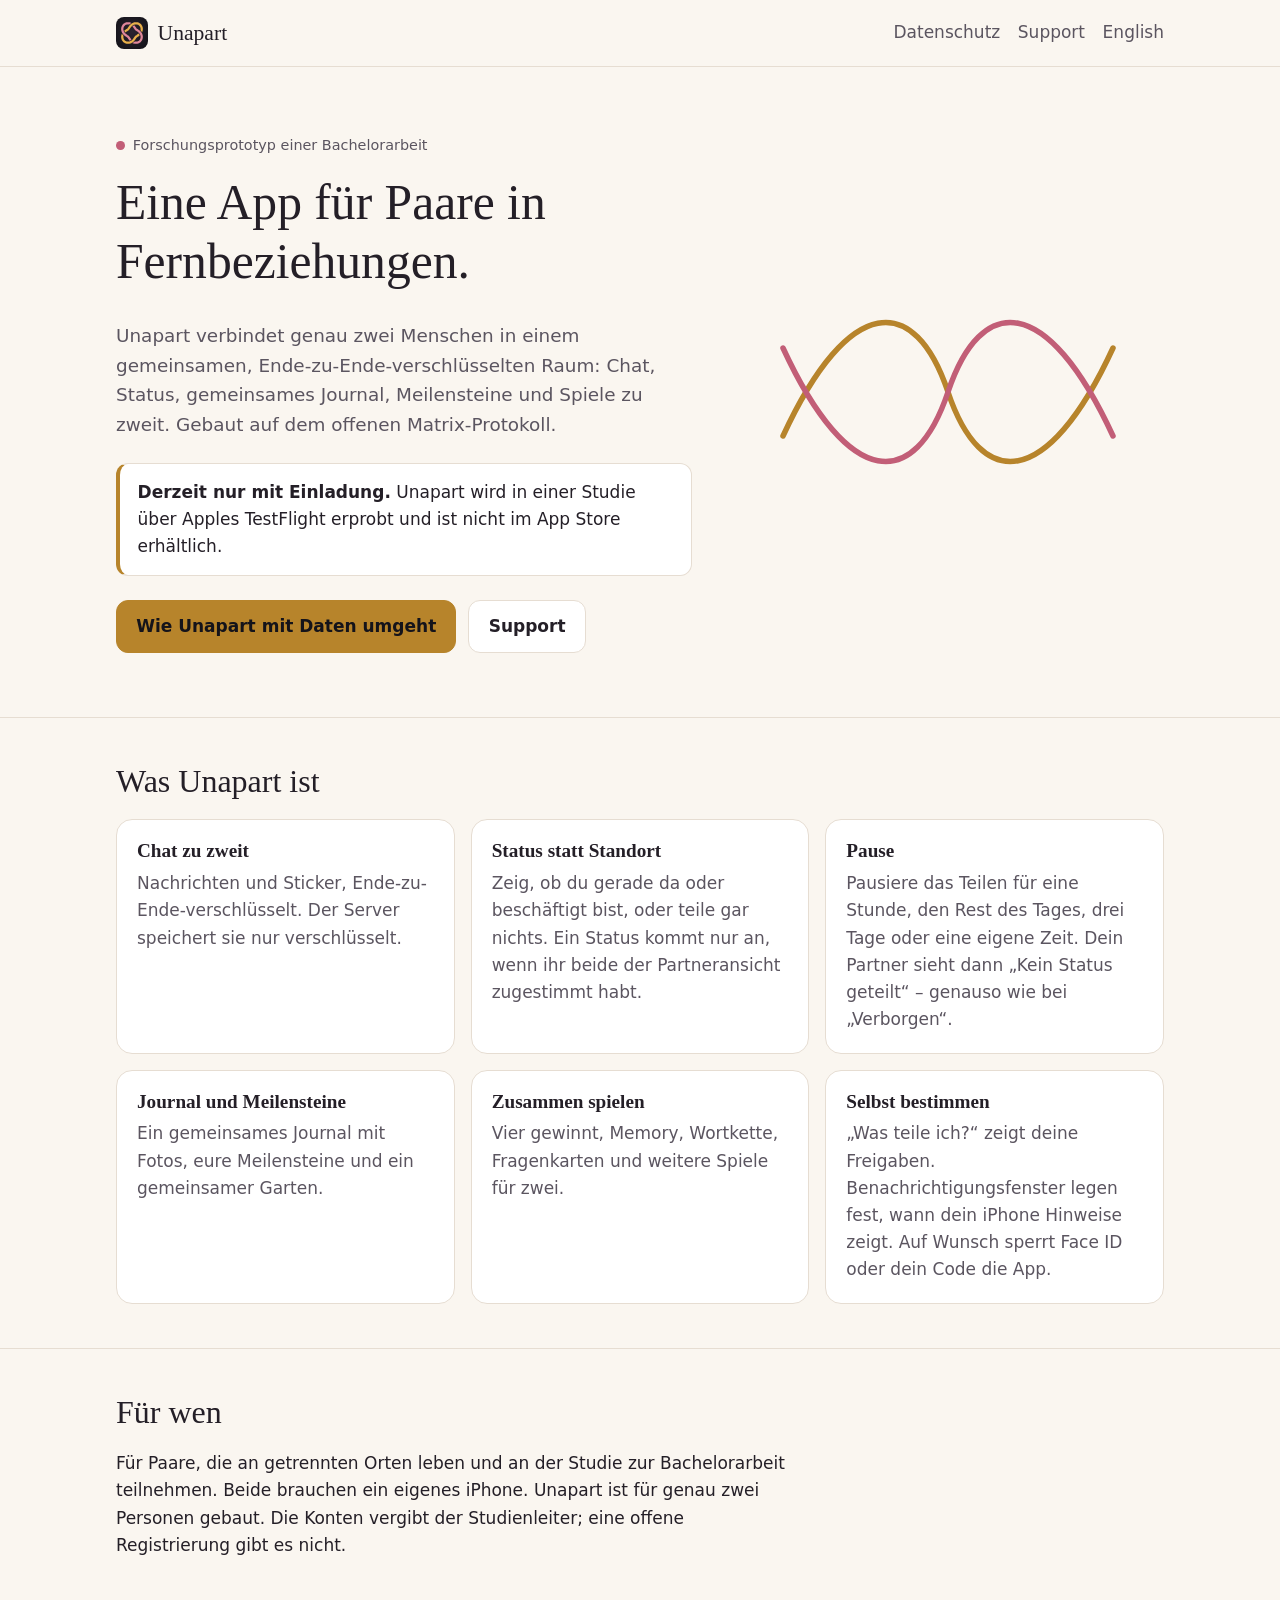
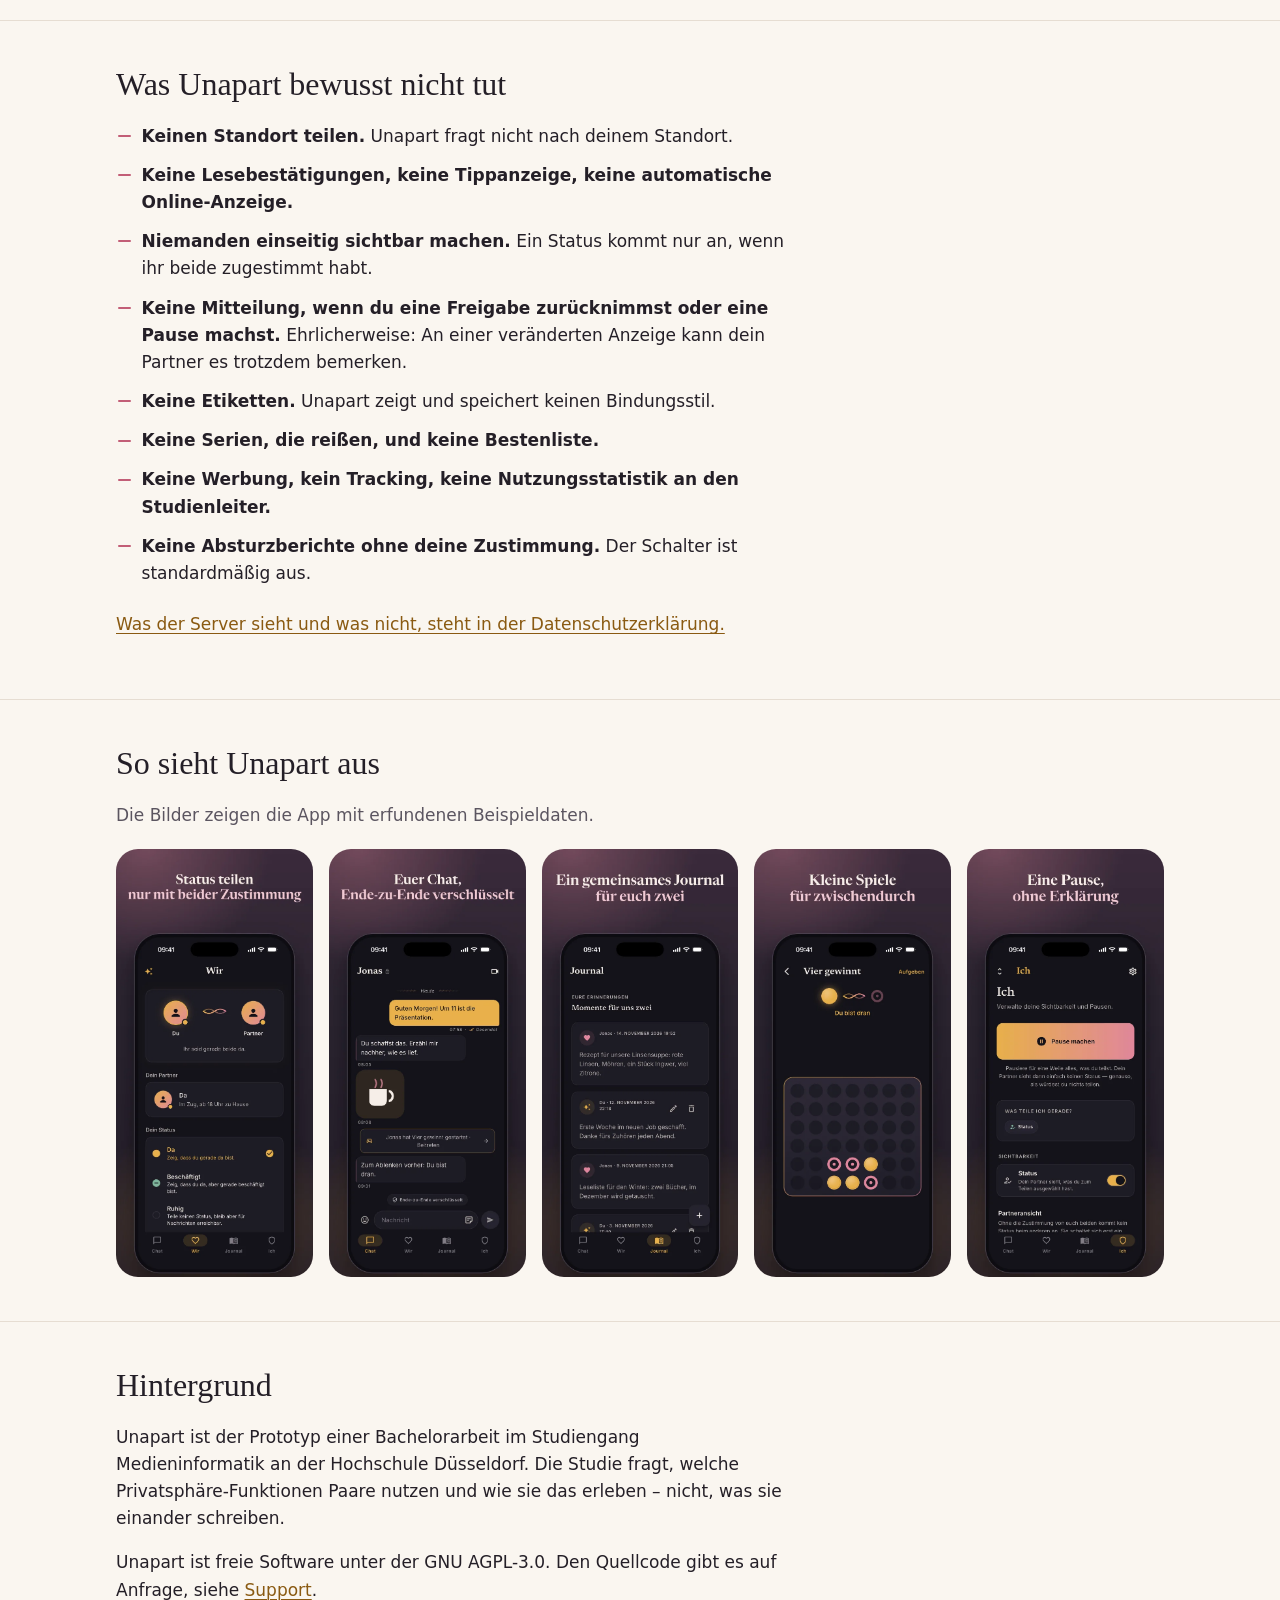
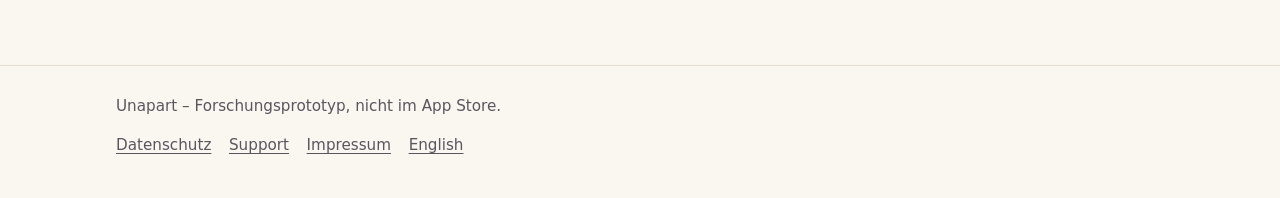
<file: index.html>
<!DOCTYPE html>
<html lang="de">
<head>
  <meta charset="utf-8">
  <meta name="viewport" content="width=device-width, initial-scale=1">
  <title>Unapart – App für Paare in Fernbeziehungen (Forschungsprototyp)</title>
  <meta name="description" content="Unapart ist ein Forschungsprototyp aus einer Bachelorarbeit: eine Ende-zu-Ende-verschlüsselte App für Paare in Fernbeziehungen. Zugang derzeit nur mit Einladung über TestFlight.">
  <meta name="theme-color" content="#FAF6F0" media="(prefers-color-scheme: light)">
  <meta name="theme-color" content="#14131A" media="(prefers-color-scheme: dark)">
  <link rel="canonical" href="https://unapart.devsalah.com/">
  <link rel="alternate" hreflang="de" href="https://unapart.devsalah.com/">
  <link rel="alternate" hreflang="en" href="https://unapart.devsalah.com/en/">
  <link rel="icon" href="/favicon.svg" type="image/svg+xml">
  <link rel="stylesheet" href="/style.css">
</head>
<body>
<a class="skip" href="#inhalt">Zum Inhalt springen</a>
<header class="site-head">
  <div class="wrap bar">
    <a class="brand" href="/"><img src="/bilder/symbol.svg" alt="" width="32" height="32">Unapart</a>
    <nav class="nav" aria-label="Hauptnavigation">
      <ul>
        <li><a href="/datenschutz/">Datenschutz</a></li>
        <li><a href="/support/">Support</a></li>
        <li><a href="/en/" lang="en" hreflang="en">English</a></li>
      </ul>
    </nav>
  </div>
</header>

<main id="inhalt">
  <section class="hero">
    <div class="wrap hero-grid">
      <div>
        <p class="kicker">Forschungsprototyp einer Bachelorarbeit</p>
        <h1>Eine App für Paare in Fernbeziehungen.</h1>
        <p class="lead">Unapart verbindet genau zwei Menschen in einem gemeinsamen, Ende-zu-Ende-verschlüsselten Raum: Chat, Status, gemeinsames Journal, Meilensteine und Spiele zu zweit. Gebaut auf dem offenen Matrix-Protokoll.</p>
        <div class="status">
          <p><strong>Derzeit nur mit Einladung.</strong> Unapart wird in einer Studie über Apples TestFlight erprobt und ist nicht im App Store erhältlich.</p>
        </div>
        <div class="actions">
          <a class="btn btn-primary" href="/datenschutz/">Wie Unapart mit Daten umgeht</a>
          <a class="btn" href="/support/">Support</a>
        </div>
      </div>
      <svg class="threads" viewBox="0 0 320 220" aria-hidden="true" focusable="false">
        <path d="M10 150 C 70 20, 130 20, 160 110 S 250 200, 310 70" fill="none" stroke="var(--accent)" stroke-width="5" stroke-linecap="round"/>
        <path d="M10 70 C 70 200, 130 200, 160 110 S 250 20, 310 150" fill="none" stroke="var(--rose)" stroke-width="5" stroke-linecap="round"/>
      </svg>
    </div>
  </section>

  <section aria-labelledby="was">
    <div class="wrap">
      <h2 id="was">Was Unapart ist</h2>
      <ul class="cards">
        <li class="card">
          <h3>Chat zu zweit</h3>
          <p>Nachrichten und Sticker, Ende-zu-Ende-verschlüsselt. Der Server speichert sie nur verschlüsselt.</p>
        </li>
        <li class="card">
          <h3>Status statt Standort</h3>
          <p>Zeig, ob du gerade da oder beschäftigt bist, oder teile gar nichts. Ein Status kommt nur an, wenn ihr beide der Partneransicht zugestimmt habt.</p>
        </li>
        <li class="card">
          <h3>Pause</h3>
          <p>Pausiere das Teilen für eine Stunde, den Rest des Tages, drei Tage oder eine eigene Zeit. Dein Partner sieht dann „Kein Status geteilt“ – genauso wie bei „Verborgen“.</p>
        </li>
        <li class="card">
          <h3>Journal und Meilensteine</h3>
          <p>Ein gemeinsames Journal mit Fotos, eure Meilensteine und ein gemeinsamer Garten.</p>
        </li>
        <li class="card">
          <h3>Zusammen spielen</h3>
          <p>Vier gewinnt, Memory, Wortkette, Fragenkarten und weitere Spiele für zwei.</p>
        </li>
        <li class="card">
          <h3>Selbst bestimmen</h3>
          <p>„Was teile ich?“ zeigt deine Freigaben. Benachrichtigungsfenster legen fest, wann dein iPhone Hinweise zeigt. Auf Wunsch sperrt Face ID oder dein Code die App.</p>
        </li>
      </ul>
    </div>
  </section>

  <section aria-labelledby="wer">
    <div class="wrap prose">
      <h2 id="wer">Für wen</h2>
      <p>Für Paare, die an getrennten Orten leben und an der Studie zur Bachelorarbeit teilnehmen. Beide brauchen ein eigenes iPhone. Unapart ist für genau zwei Personen gebaut. Die Konten vergibt der Studienleiter; eine offene Registrierung gibt es nicht.</p>
    </div>
  </section>

  <section aria-labelledby="nicht">
    <div class="wrap prose">
      <h2 id="nicht">Was Unapart bewusst nicht tut</h2>
      <ul class="nots">
        <li><strong>Keinen Standort teilen.</strong> Unapart fragt nicht nach deinem Standort.</li>
        <li><strong>Keine Lesebestätigungen, keine Tippanzeige, keine automatische Online-Anzeige.</strong></li>
        <li><strong>Niemanden einseitig sichtbar machen.</strong> Ein Status kommt nur an, wenn ihr beide zugestimmt habt.</li>
        <li><strong>Keine Mitteilung, wenn du eine Freigabe zurücknimmst oder eine Pause machst.</strong> Ehrlicherweise: An einer veränderten Anzeige kann dein Partner es trotzdem bemerken.</li>
        <li><strong>Keine Etiketten.</strong> Unapart zeigt und speichert keinen Bindungsstil.</li>
        <li><strong>Keine Serien, die reißen, und keine Bestenliste.</strong></li>
        <li><strong>Keine Werbung, kein Tracking, keine Nutzungsstatistik an den Studienleiter.</strong></li>
        <li><strong>Keine Absturzberichte ohne deine Zustimmung.</strong> Der Schalter ist standardmäßig aus.</li>
      </ul>
      <p><a href="/datenschutz/">Was der Server sieht und was nicht, steht in der Datenschutzerklärung.</a></p>
    </div>
  </section>

  <section aria-labelledby="bilder">
    <div class="wrap">
      <h2 id="bilder">So sieht Unapart aus</h2>
      <p class="note">Die Bilder zeigen die App mit erfundenen Beispieldaten.</p>
      <ul class="shots">
        <li><img src="/bilder/de-DE/01.webp" width="603" height="1311" alt="Bildschirmfoto: Wir-Ansicht mit dem Status beider Partner und der Auswahl des eigenen Status." loading="lazy"></li>
        <li><img src="/bilder/de-DE/02.webp" width="603" height="1311" alt="Bildschirmfoto: Chat mit Nachrichten, einem Sticker und einer Spieleinladung, unten der Hinweis „Ende-zu-Ende verschlüsselt“." loading="lazy"></li>
        <li><img src="/bilder/de-DE/03.webp" width="603" height="1311" alt="Bildschirmfoto: gemeinsames Journal mit Einträgen von beiden." loading="lazy"></li>
        <li><img src="/bilder/de-DE/04.webp" width="603" height="1311" alt="Bildschirmfoto: das Spiel „Vier gewinnt“ mit sechs gesetzten Steinen." loading="lazy"></li>
        <li><img src="/bilder/de-DE/05.webp" width="603" height="1311" alt="Bildschirmfoto: Ich-Ansicht mit der Schaltfläche „Pause machen“ und den eigenen Freigaben." loading="lazy"></li>
      </ul>
    </div>
  </section>

  <section aria-labelledby="hintergrund">
    <div class="wrap prose">
      <h2 id="hintergrund">Hintergrund</h2>
      <p>Unapart ist der Prototyp einer Bachelorarbeit im Studiengang Medieninformatik an der Hochschule Düsseldorf. Die Studie fragt, welche Privatsphäre-Funktionen Paare nutzen und wie sie das erleben – nicht, was sie einander schreiben.</p>
      <p>Unapart ist freie Software unter der <span class="nobr">GNU AGPL-3.0</span>. Den Quellcode gibt es auf Anfrage, siehe <a href="/support/#quellcode">Support</a>.</p>
    </div>
  </section>
</main>

<footer class="site-foot">
  <div class="wrap">
    <p>Unapart – Forschungsprototyp, nicht im App Store.</p>
    <ul>
      <li><a href="/datenschutz/">Datenschutz</a></li>
      <li><a href="/support/">Support</a></li>
      <li><a href="/impressum/">Impressum</a></li>
      <li><a href="/en/" lang="en" hreflang="en">English</a></li>
    </ul>
  </div>
</footer>
</body>
</html>
</file>
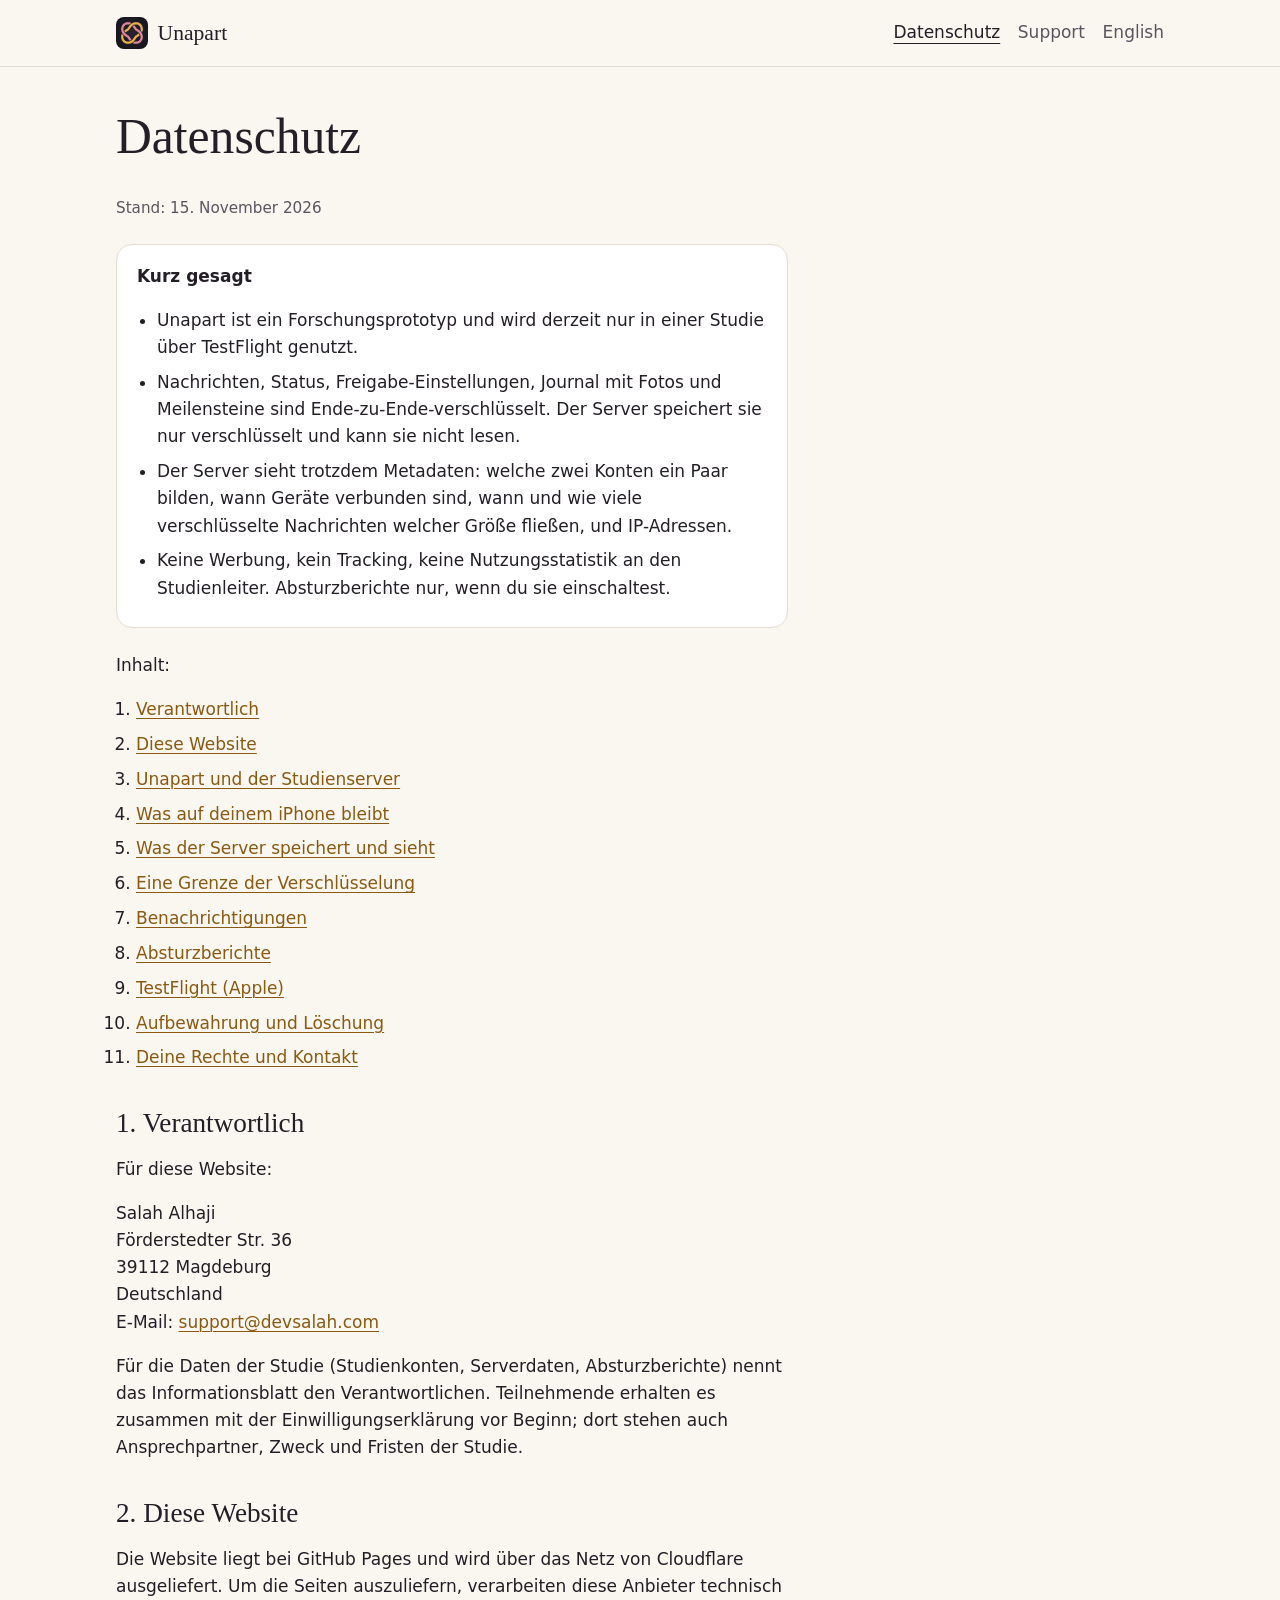
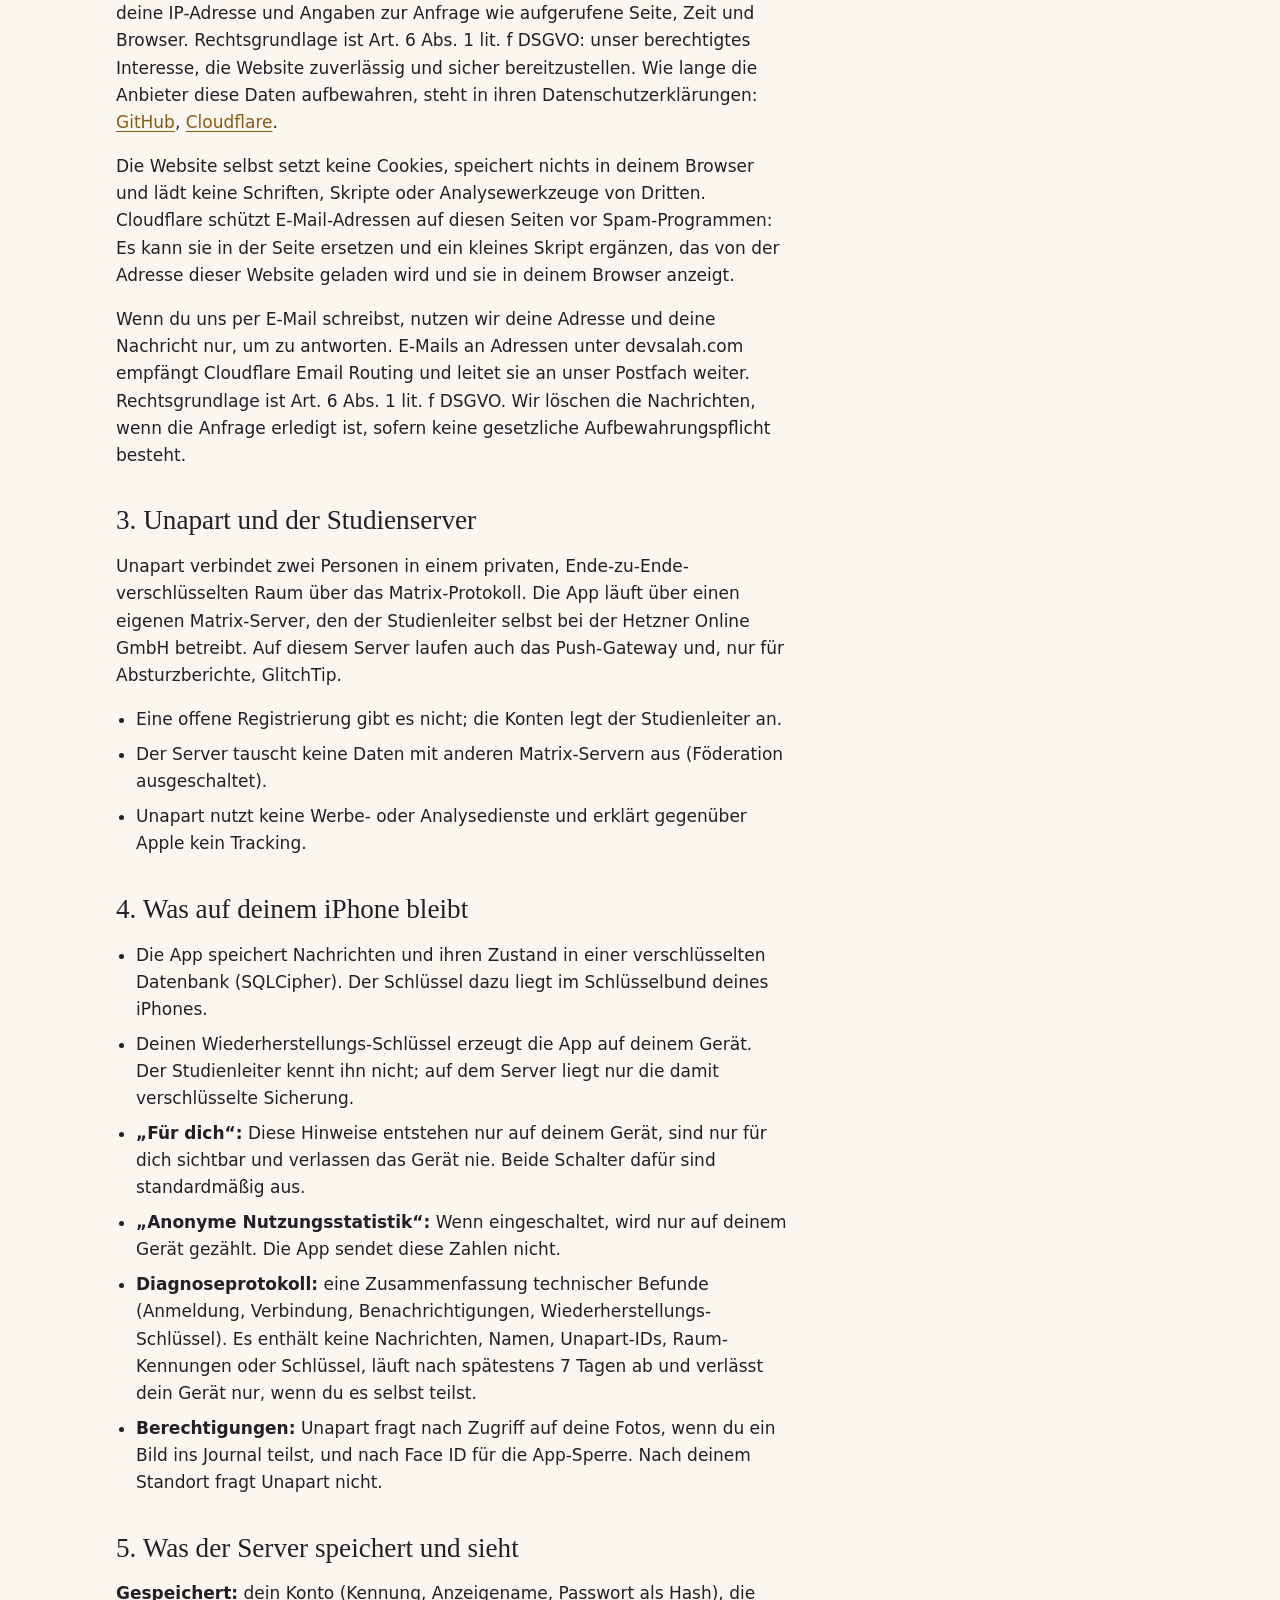
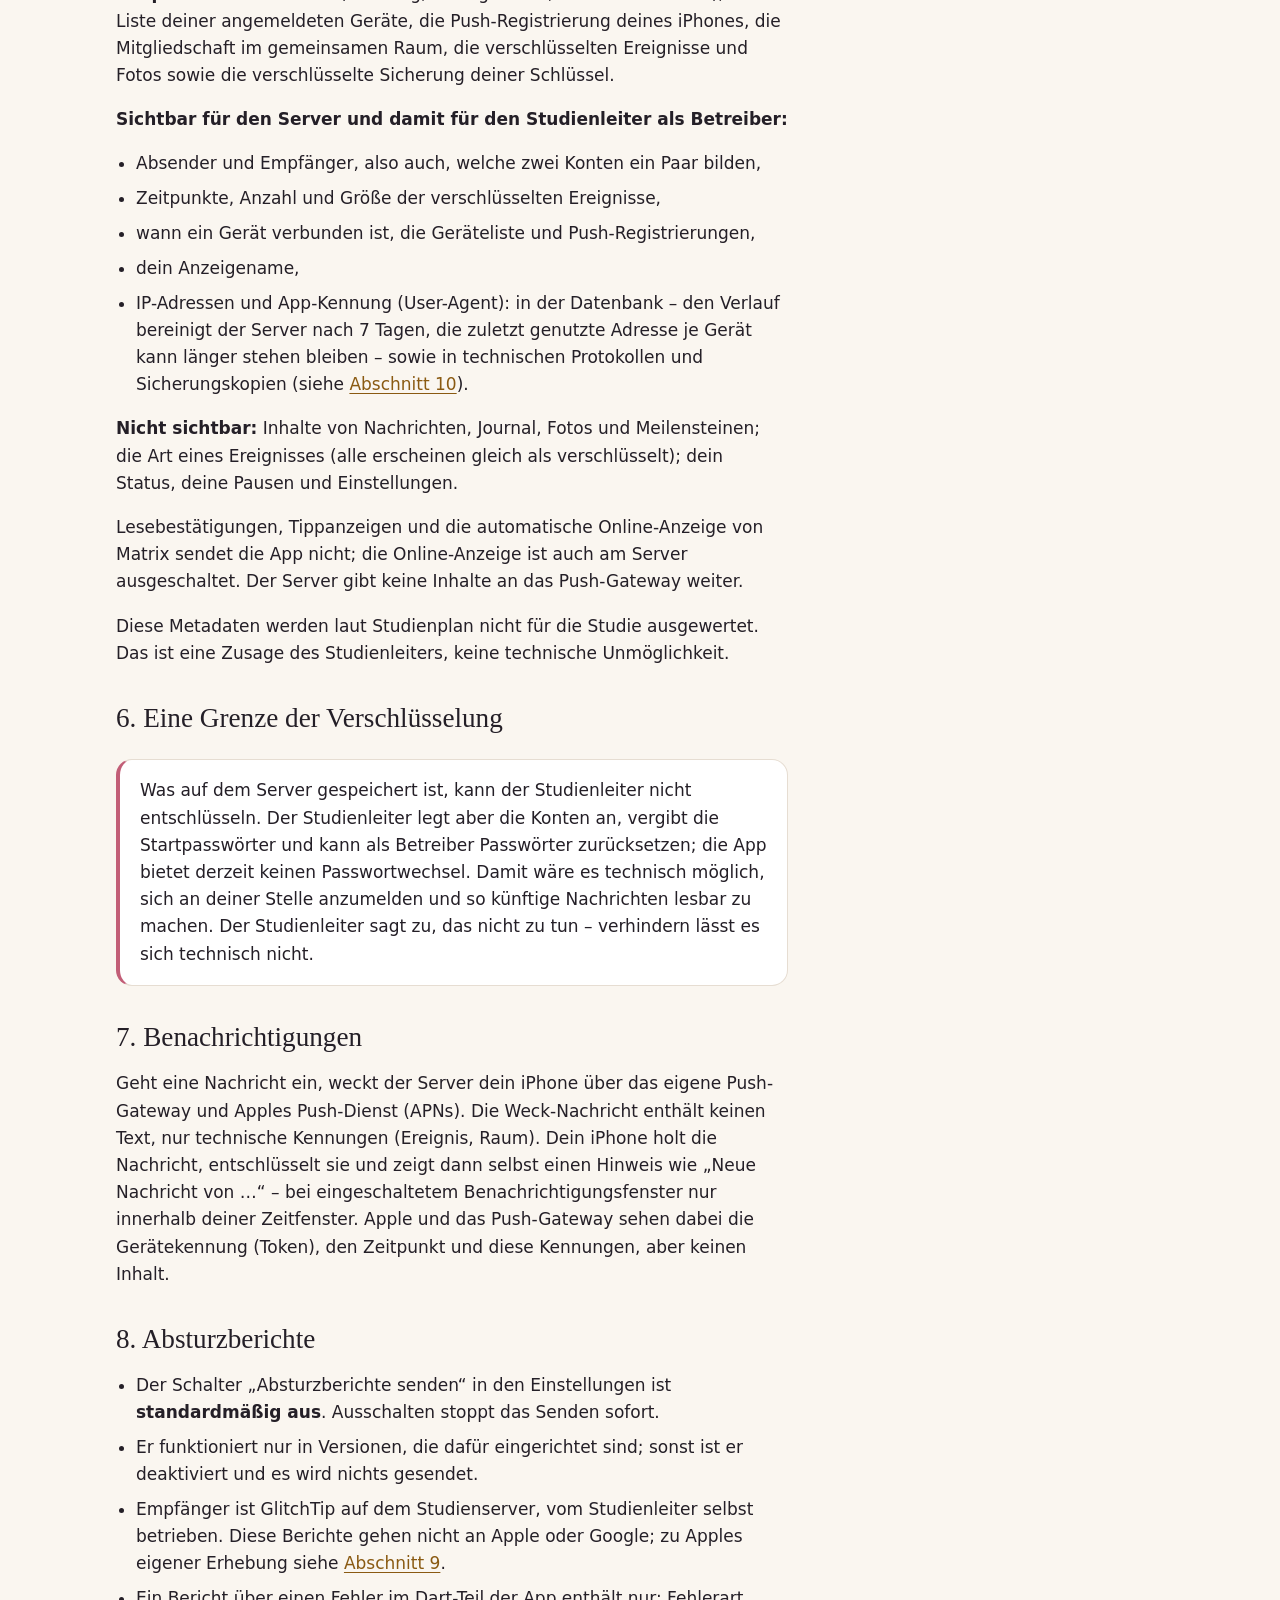
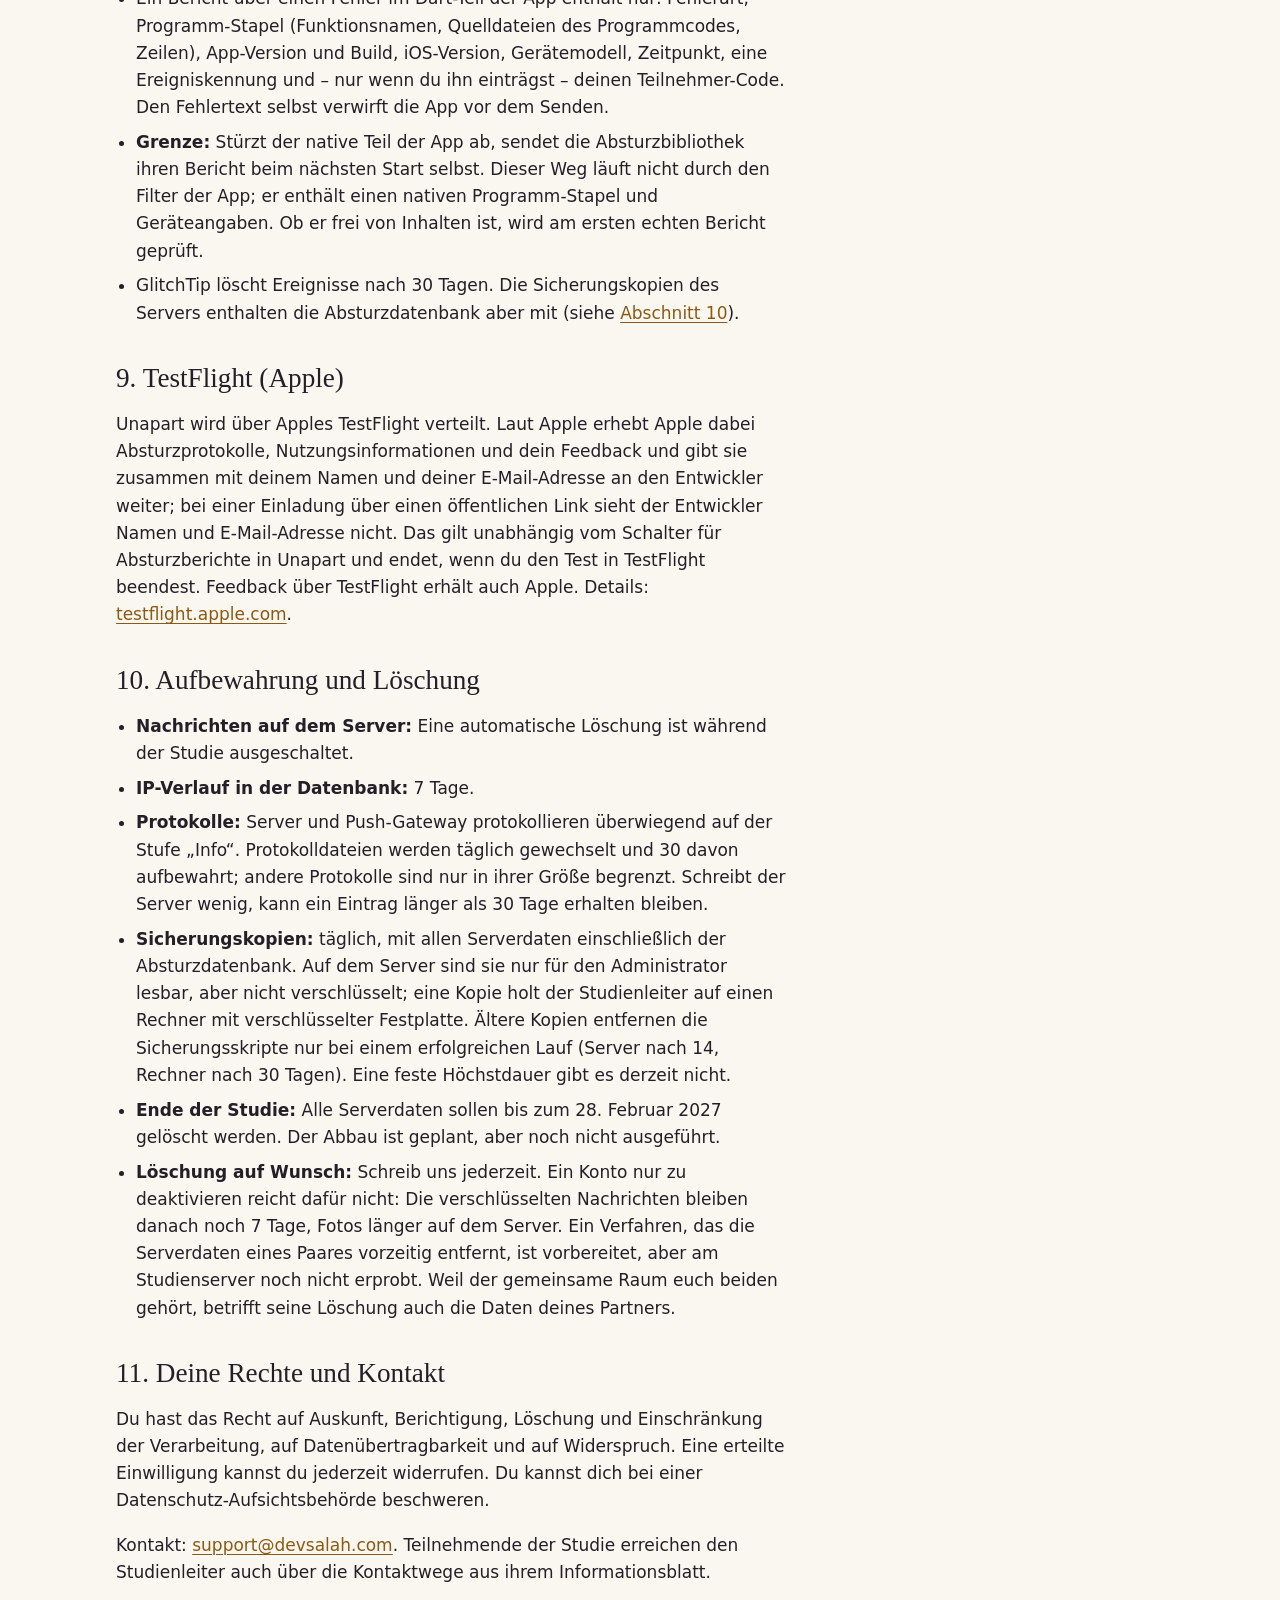
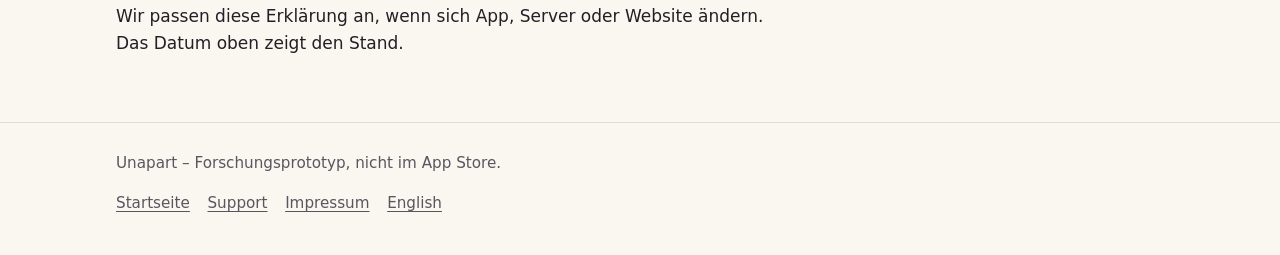
<file: datenschutz/index.html>
<!DOCTYPE html>
<html lang="de">
<head>
  <meta charset="utf-8">
  <meta name="viewport" content="width=device-width, initial-scale=1">
  <title>Datenschutz – Unapart</title>
  <meta name="description" content="Welche Daten Unapart und der Studienserver verarbeiten, was der Server sehen kann und was nicht, Absturzberichte, Aufbewahrung und Löschung.">
  <meta name="theme-color" content="#FAF6F0" media="(prefers-color-scheme: light)">
  <meta name="theme-color" content="#14131A" media="(prefers-color-scheme: dark)">
  <link rel="canonical" href="https://unapart.devsalah.com/datenschutz/">
  <link rel="alternate" hreflang="de" href="https://unapart.devsalah.com/datenschutz/">
  <link rel="alternate" hreflang="en" href="https://unapart.devsalah.com/en/privacy/">
  <link rel="icon" href="/favicon.svg" type="image/svg+xml">
  <link rel="stylesheet" href="/style.css">
</head>
<body>
<a class="skip" href="#inhalt">Zum Inhalt springen</a>
<header class="site-head">
  <div class="wrap bar">
    <a class="brand" href="/"><img src="/bilder/symbol.svg" alt="" width="32" height="32">Unapart</a>
    <nav class="nav" aria-label="Hauptnavigation">
      <ul>
        <li><a href="/datenschutz/" aria-current="page">Datenschutz</a></li>
        <li><a href="/support/">Support</a></li>
        <li><a href="/en/privacy/" lang="en" hreflang="en">English</a></li>
      </ul>
    </nav>
  </div>
</header>

<main id="inhalt" class="page">
  <div class="wrap prose">
    <h1>Datenschutz</h1>
    <p class="updated">Stand: 15. November 2026</p>

    <div class="box">
      <p><strong>Kurz gesagt</strong></p>
      <ul>
        <li>Unapart ist ein Forschungsprototyp und wird derzeit nur in einer Studie über TestFlight genutzt.</li>
        <li>Nachrichten, Status, Freigabe-Einstellungen, Journal mit Fotos und Meilensteine sind Ende-zu-Ende-verschlüsselt. Der Server speichert sie nur verschlüsselt und kann sie nicht lesen.</li>
        <li>Der Server sieht trotzdem Metadaten: welche zwei Konten ein Paar bilden, wann Geräte verbunden sind, wann und wie viele verschlüsselte Nachrichten welcher Größe fließen, und IP-Adressen.</li>
        <li>Keine Werbung, kein Tracking, keine Nutzungsstatistik an den Studienleiter. Absturzberichte nur, wenn du sie einschaltest.</li>
      </ul>
    </div>

    <p>Inhalt:</p>
    <ol class="toc">
      <li><a href="#verantwortlich">Verantwortlich</a></li>
      <li><a href="#website">Diese Website</a></li>
      <li><a href="#app">Unapart und der Studienserver</a></li>
      <li><a href="#geraet">Was auf deinem iPhone bleibt</a></li>
      <li><a href="#server">Was der Server speichert und sieht</a></li>
      <li><a href="#grenze">Eine Grenze der Verschlüsselung</a></li>
      <li><a href="#push">Benachrichtigungen</a></li>
      <li><a href="#absturz">Absturzberichte</a></li>
      <li><a href="#testflight">TestFlight (Apple)</a></li>
      <li><a href="#aufbewahrung">Aufbewahrung und Löschung</a></li>
      <li><a href="#rechte">Deine Rechte und Kontakt</a></li>
    </ol>

    <h2 id="verantwortlich">1. Verantwortlich</h2>
    <p>Für diese Website:</p>
    <address>Salah Alhaji<br>Förderstedter Str. 36<br>39112 Magdeburg<br>Deutschland<br>E-Mail: <a href="mailto:support@devsalah.com">support@devsalah.com</a></address>
    <p>Für die Daten der Studie (Studienkonten, Serverdaten, Absturzberichte) nennt das Informationsblatt den Verantwortlichen. Teilnehmende erhalten es zusammen mit der Einwilligungserklärung vor Beginn; dort stehen auch Ansprechpartner, Zweck und Fristen der Studie.</p>

    <h2 id="website">2. Diese Website</h2>
    <p>Die Website liegt bei GitHub Pages und wird über das Netz von Cloudflare ausgeliefert. Um die Seiten auszuliefern, verarbeiten diese Anbieter technisch deine IP-Adresse und Angaben zur Anfrage wie aufgerufene Seite, Zeit und Browser. Rechtsgrundlage ist Art. 6 Abs. 1 lit. f DSGVO: unser berechtigtes Interesse, die Website zuverlässig und sicher bereitzustellen. Wie lange die Anbieter diese Daten aufbewahren, steht in ihren Datenschutzerklärungen: <a href="https://docs.github.com/de/site-policy/privacy-policies/github-general-privacy-statement">GitHub</a>, <a href="https://www.cloudflare.com/de-de/privacypolicy/">Cloudflare</a>.</p>
    <p>Die Website selbst setzt keine Cookies, speichert nichts in deinem Browser und lädt keine Schriften, Skripte oder Analysewerkzeuge von Dritten. Cloudflare schützt E-Mail-Adressen auf diesen Seiten vor Spam-Programmen: Es kann sie in der Seite ersetzen und ein kleines Skript ergänzen, das von der Adresse dieser Website geladen wird und sie in deinem Browser anzeigt.</p>
    <p>Wenn du uns per E-Mail schreibst, nutzen wir deine Adresse und deine Nachricht nur, um zu antworten. E-Mails an Adressen unter devsalah.com empfängt Cloudflare Email Routing und leitet sie an unser Postfach weiter. Rechtsgrundlage ist Art. 6 Abs. 1 lit. f DSGVO. Wir löschen die Nachrichten, wenn die Anfrage erledigt ist, sofern keine gesetzliche Aufbewahrungspflicht besteht.</p>

    <h2 id="app">3. Unapart und der Studienserver</h2>
    <p>Unapart verbindet zwei Personen in einem privaten, Ende-zu-Ende-verschlüsselten Raum über das Matrix-Protokoll. Die App läuft über einen eigenen Matrix-Server, den der Studienleiter selbst bei der Hetzner Online GmbH betreibt. Auf diesem Server laufen auch das Push-Gateway und, nur für Absturzberichte, GlitchTip.</p>
    <ul>
      <li>Eine offene Registrierung gibt es nicht; die Konten legt der Studienleiter an.</li>
      <li>Der Server tauscht keine Daten mit anderen Matrix-Servern aus (Föderation ausgeschaltet).</li>
      <li>Unapart nutzt keine Werbe- oder Analysedienste und erklärt gegenüber Apple kein Tracking.</li>
    </ul>

    <h2 id="geraet">4. Was auf deinem iPhone bleibt</h2>
    <ul>
      <li>Die App speichert Nachrichten und ihren Zustand in einer verschlüsselten Datenbank (SQLCipher). Der Schlüssel dazu liegt im Schlüsselbund deines iPhones.</li>
      <li>Deinen Wiederherstellungs-Schlüssel erzeugt die App auf deinem Gerät. Der Studienleiter kennt ihn nicht; auf dem Server liegt nur die damit verschlüsselte Sicherung.</li>
      <li><strong>„Für dich“:</strong> Diese Hinweise entstehen nur auf deinem Gerät, sind nur für dich sichtbar und verlassen das Gerät nie. Beide Schalter dafür sind standardmäßig aus.</li>
      <li><strong>„Anonyme Nutzungsstatistik“:</strong> Wenn eingeschaltet, wird nur auf deinem Gerät gezählt. Die App sendet diese Zahlen nicht.</li>
      <li><strong>Diagnoseprotokoll:</strong> eine Zusammenfassung technischer Befunde (Anmeldung, Verbindung, Benachrichtigungen, Wiederherstellungs-Schlüssel). Es enthält keine Nachrichten, Namen, Unapart-IDs, Raum-Kennungen oder Schlüssel, läuft nach spätestens 7 Tagen ab und verlässt dein Gerät nur, wenn du es selbst teilst.</li>
      <li><strong>Berechtigungen:</strong> Unapart fragt nach Zugriff auf deine Fotos, wenn du ein Bild ins Journal teilst, und nach Face ID für die App-Sperre. Nach deinem Standort fragt Unapart nicht.</li>
    </ul>

    <h2 id="server">5. Was der Server speichert und sieht</h2>
    <p><strong>Gespeichert:</strong> dein Konto (Kennung, Anzeigename, Passwort als Hash), die Liste deiner angemeldeten Geräte, die Push-Registrierung deines iPhones, die Mitgliedschaft im gemeinsamen Raum, die verschlüsselten Ereignisse und Fotos sowie die verschlüsselte Sicherung deiner Schlüssel.</p>
    <p><strong>Sichtbar für den Server und damit für den Studienleiter als Betreiber:</strong></p>
    <ul>
      <li>Absender und Empfänger, also auch, welche zwei Konten ein Paar bilden,</li>
      <li>Zeitpunkte, Anzahl und Größe der verschlüsselten Ereignisse,</li>
      <li>wann ein Gerät verbunden ist, die Geräteliste und Push-Registrierungen,</li>
      <li>dein Anzeigename,</li>
      <li>IP-Adressen und App-Kennung (User-Agent): in der Datenbank – den Verlauf bereinigt der Server nach 7 Tagen, die zuletzt genutzte Adresse je Gerät kann länger stehen bleiben – sowie in technischen Protokollen und Sicherungskopien (siehe <a href="#aufbewahrung">Abschnitt 10</a>).</li>
    </ul>
    <p><strong>Nicht sichtbar:</strong> Inhalte von Nachrichten, Journal, Fotos und Meilensteinen; die Art eines Ereignisses (alle erscheinen gleich als verschlüsselt); dein Status, deine Pausen und Einstellungen.</p>
    <p>Lesebestätigungen, Tippanzeigen und die automatische Online-Anzeige von Matrix sendet die App nicht; die Online-Anzeige ist auch am Server ausgeschaltet. Der Server gibt keine Inhalte an das Push-Gateway weiter.</p>
    <p>Diese Metadaten werden laut Studienplan nicht für die Studie ausgewertet. Das ist eine Zusage des Studienleiters, keine technische Unmöglichkeit.</p>

    <h2 id="grenze">6. Eine Grenze der Verschlüsselung</h2>
    <div class="box limit">
      <p>Was auf dem Server gespeichert ist, kann der Studienleiter nicht entschlüsseln. Der Studienleiter legt aber die Konten an, vergibt die Startpasswörter und kann als Betreiber Passwörter zurücksetzen; die App bietet derzeit keinen Passwortwechsel. Damit wäre es technisch möglich, sich an deiner Stelle anzumelden und so künftige Nachrichten lesbar zu machen. Der Studienleiter sagt zu, das nicht zu tun – verhindern lässt es sich technisch nicht.</p>
    </div>

    <h2 id="push">7. Benachrichtigungen</h2>
    <p>Geht eine Nachricht ein, weckt der Server dein iPhone über das eigene Push-Gateway und Apples Push-Dienst (APNs). Die Weck-Nachricht enthält keinen Text, nur technische Kennungen (Ereignis, Raum). Dein iPhone holt die Nachricht, entschlüsselt sie und zeigt dann selbst einen Hinweis wie „Neue Nachricht von …“ – bei eingeschaltetem Benachrichtigungsfenster nur innerhalb deiner Zeitfenster. Apple und das Push-Gateway sehen dabei die Gerätekennung (Token), den Zeitpunkt und diese Kennungen, aber keinen Inhalt.</p>

    <h2 id="absturz">8. Absturzberichte</h2>
    <ul>
      <li>Der Schalter „Absturzberichte senden“ in den Einstellungen ist <strong>standardmäßig aus</strong>. Ausschalten stoppt das Senden sofort.</li>
      <li>Er funktioniert nur in Versionen, die dafür eingerichtet sind; sonst ist er deaktiviert und es wird nichts gesendet.</li>
      <li>Empfänger ist GlitchTip auf dem Studienserver, vom Studienleiter selbst betrieben. Diese Berichte gehen nicht an Apple oder Google; zu Apples eigener Erhebung siehe <a href="#testflight">Abschnitt 9</a>.</li>
      <li>Ein Bericht über einen Fehler im Dart-Teil der App enthält nur: Fehlerart, Programm-Stapel (Funktionsnamen, Quelldateien des Programmcodes, Zeilen), App-Version und Build, iOS-Version, Gerätemodell, Zeitpunkt, eine Ereigniskennung und – nur wenn du ihn einträgst – deinen Teilnehmer-Code. Den Fehlertext selbst verwirft die App vor dem Senden.</li>
      <li><strong>Grenze:</strong> Stürzt der native Teil der App ab, sendet die Absturzbibliothek ihren Bericht beim nächsten Start selbst. Dieser Weg läuft nicht durch den Filter der App; er enthält einen nativen Programm-Stapel und Geräteangaben. Ob er frei von Inhalten ist, wird am ersten echten Bericht geprüft.</li>
      <li>GlitchTip löscht Ereignisse nach 30 Tagen. Die Sicherungskopien des Servers enthalten die Absturzdatenbank aber mit (siehe <a href="#aufbewahrung">Abschnitt 10</a>).</li>
    </ul>

    <h2 id="testflight">9. TestFlight (Apple)</h2>
    <p>Unapart wird über Apples TestFlight verteilt. Laut Apple erhebt Apple dabei Absturzprotokolle, Nutzungsinformationen und dein Feedback und gibt sie zusammen mit deinem Namen und deiner E-Mail-Adresse an den Entwickler weiter; bei einer Einladung über einen öffentlichen Link sieht der Entwickler Namen und E-Mail-Adresse nicht. Das gilt unabhängig vom Schalter für Absturzberichte in Unapart und endet, wenn du den Test in TestFlight beendest. Feedback über TestFlight erhält auch Apple. Details: <a href="https://testflight.apple.com/">testflight.apple.com</a>.</p>

    <h2 id="aufbewahrung">10. Aufbewahrung und Löschung</h2>
    <ul>
      <li><strong>Nachrichten auf dem Server:</strong> Eine automatische Löschung ist während der Studie ausgeschaltet.</li>
      <li><strong>IP-Verlauf in der Datenbank:</strong> 7 Tage.</li>
      <li><strong>Protokolle:</strong> Server und Push-Gateway protokollieren überwiegend auf der Stufe „Info“. Protokolldateien werden täglich gewechselt und 30 davon aufbewahrt; andere Protokolle sind nur in ihrer Größe begrenzt. Schreibt der Server wenig, kann ein Eintrag länger als 30 Tage erhalten bleiben.</li>
      <li><strong>Sicherungskopien:</strong> täglich, mit allen Serverdaten einschließlich der Absturzdatenbank. Auf dem Server sind sie nur für den Administrator lesbar, aber nicht verschlüsselt; eine Kopie holt der Studienleiter auf einen Rechner mit verschlüsselter Festplatte. Ältere Kopien entfernen die Sicherungsskripte nur bei einem erfolgreichen Lauf (Server nach 14, Rechner nach 30 Tagen). Eine feste Höchstdauer gibt es derzeit nicht.</li>
      <li><strong>Ende der Studie:</strong> Alle Serverdaten sollen bis zum 28. Februar 2027 gelöscht werden. Der Abbau ist geplant, aber noch nicht ausgeführt.</li>
      <li><strong>Löschung auf Wunsch:</strong> Schreib uns jederzeit. Ein Konto nur zu deaktivieren reicht dafür nicht: Die verschlüsselten Nachrichten bleiben danach noch 7 Tage, Fotos länger auf dem Server. Ein Verfahren, das die Serverdaten eines Paares vorzeitig entfernt, ist vorbereitet, aber am Studienserver noch nicht erprobt. Weil der gemeinsame Raum euch beiden gehört, betrifft seine Löschung auch die Daten deines Partners.</li>
    </ul>

    <h2 id="rechte">11. Deine Rechte und Kontakt</h2>
    <p>Du hast das Recht auf Auskunft, Berichtigung, Löschung und Einschränkung der Verarbeitung, auf Datenübertragbarkeit und auf Widerspruch. Eine erteilte Einwilligung kannst du jederzeit widerrufen. Du kannst dich bei einer Datenschutz-Aufsichtsbehörde beschweren.</p>
    <p>Kontakt: <a href="mailto:support@devsalah.com">support@devsalah.com</a>. Teilnehmende der Studie erreichen den Studienleiter auch über die Kontaktwege aus ihrem Informationsblatt.</p>
    <p>Wir passen diese Erklärung an, wenn sich App, Server oder Website ändern. Das Datum oben zeigt den Stand.</p>
  </div>
</main>

<footer class="site-foot">
  <div class="wrap">
    <p>Unapart – Forschungsprototyp, nicht im App Store.</p>
    <ul>
      <li><a href="/">Startseite</a></li>
      <li><a href="/support/">Support</a></li>
      <li><a href="/impressum/">Impressum</a></li>
      <li><a href="/en/privacy/" lang="en" hreflang="en">English</a></li>
    </ul>
  </div>
</footer>
</body>
</html>
</file>
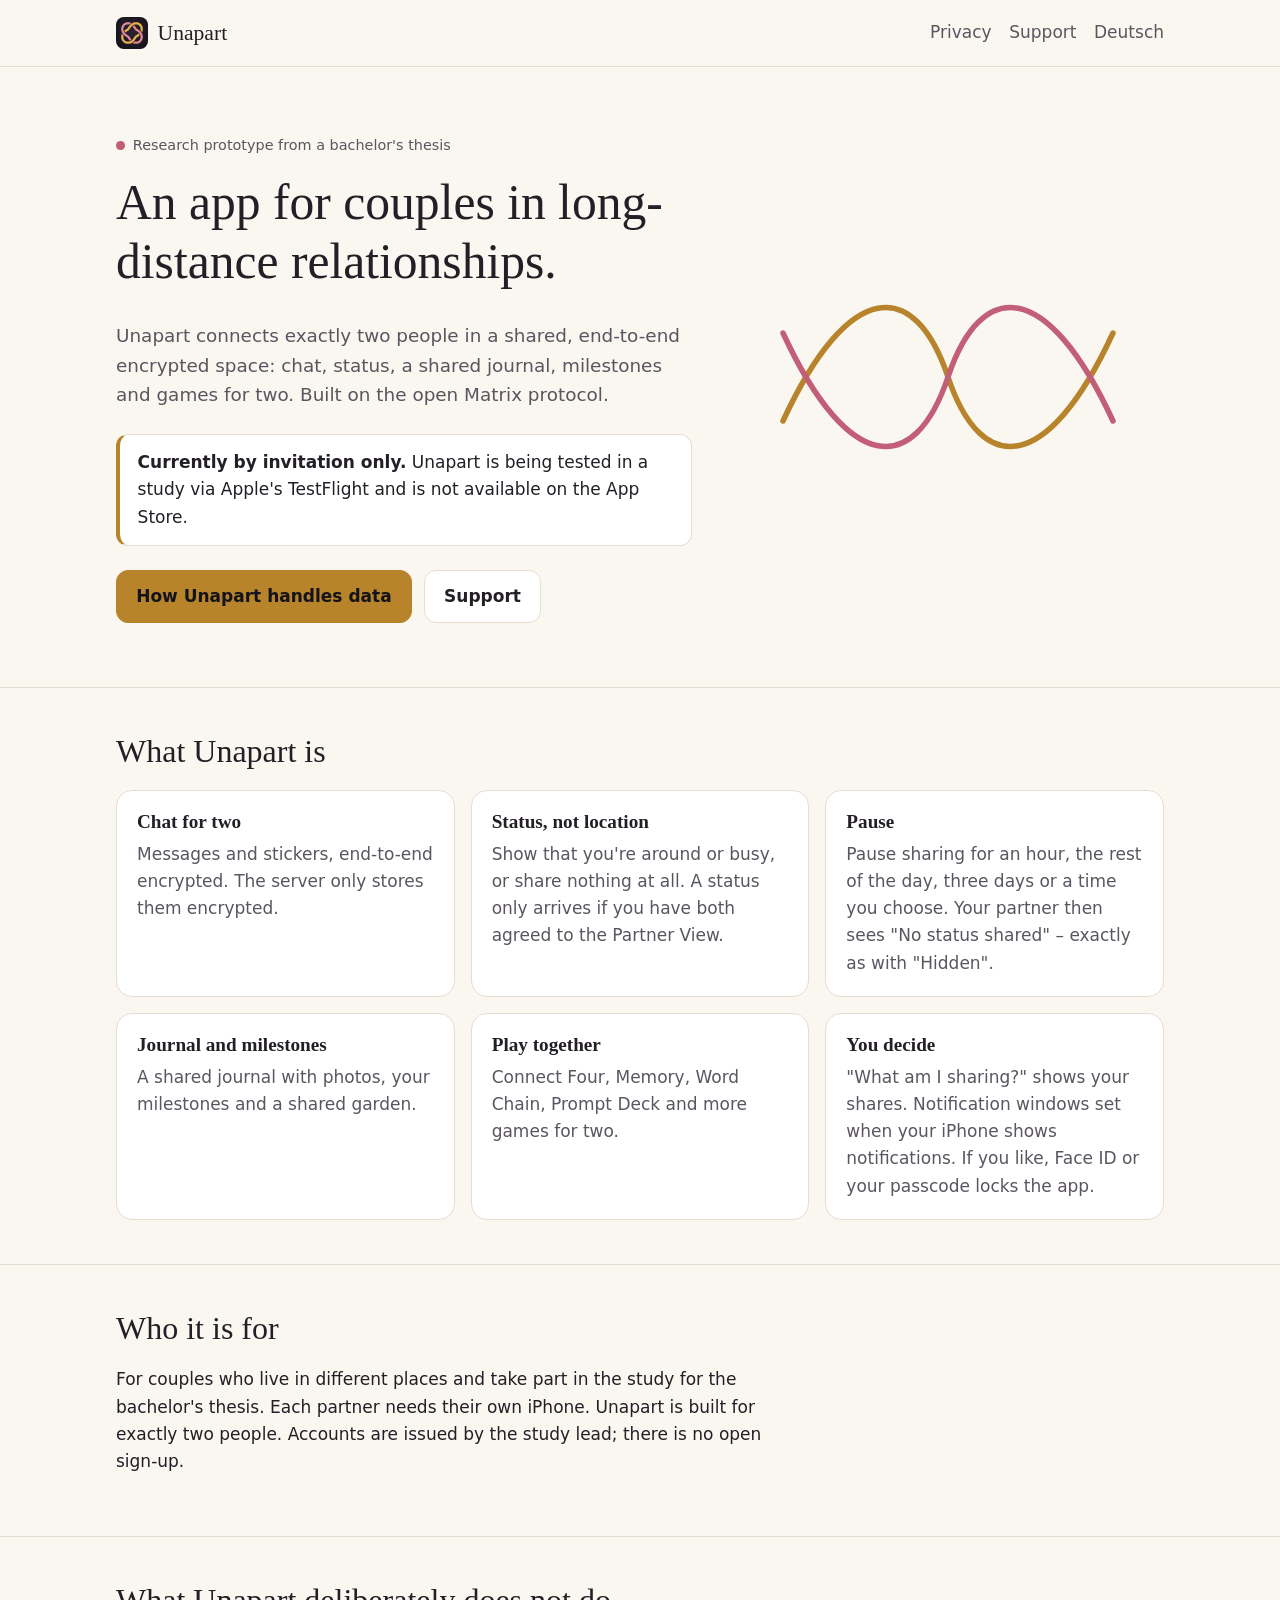
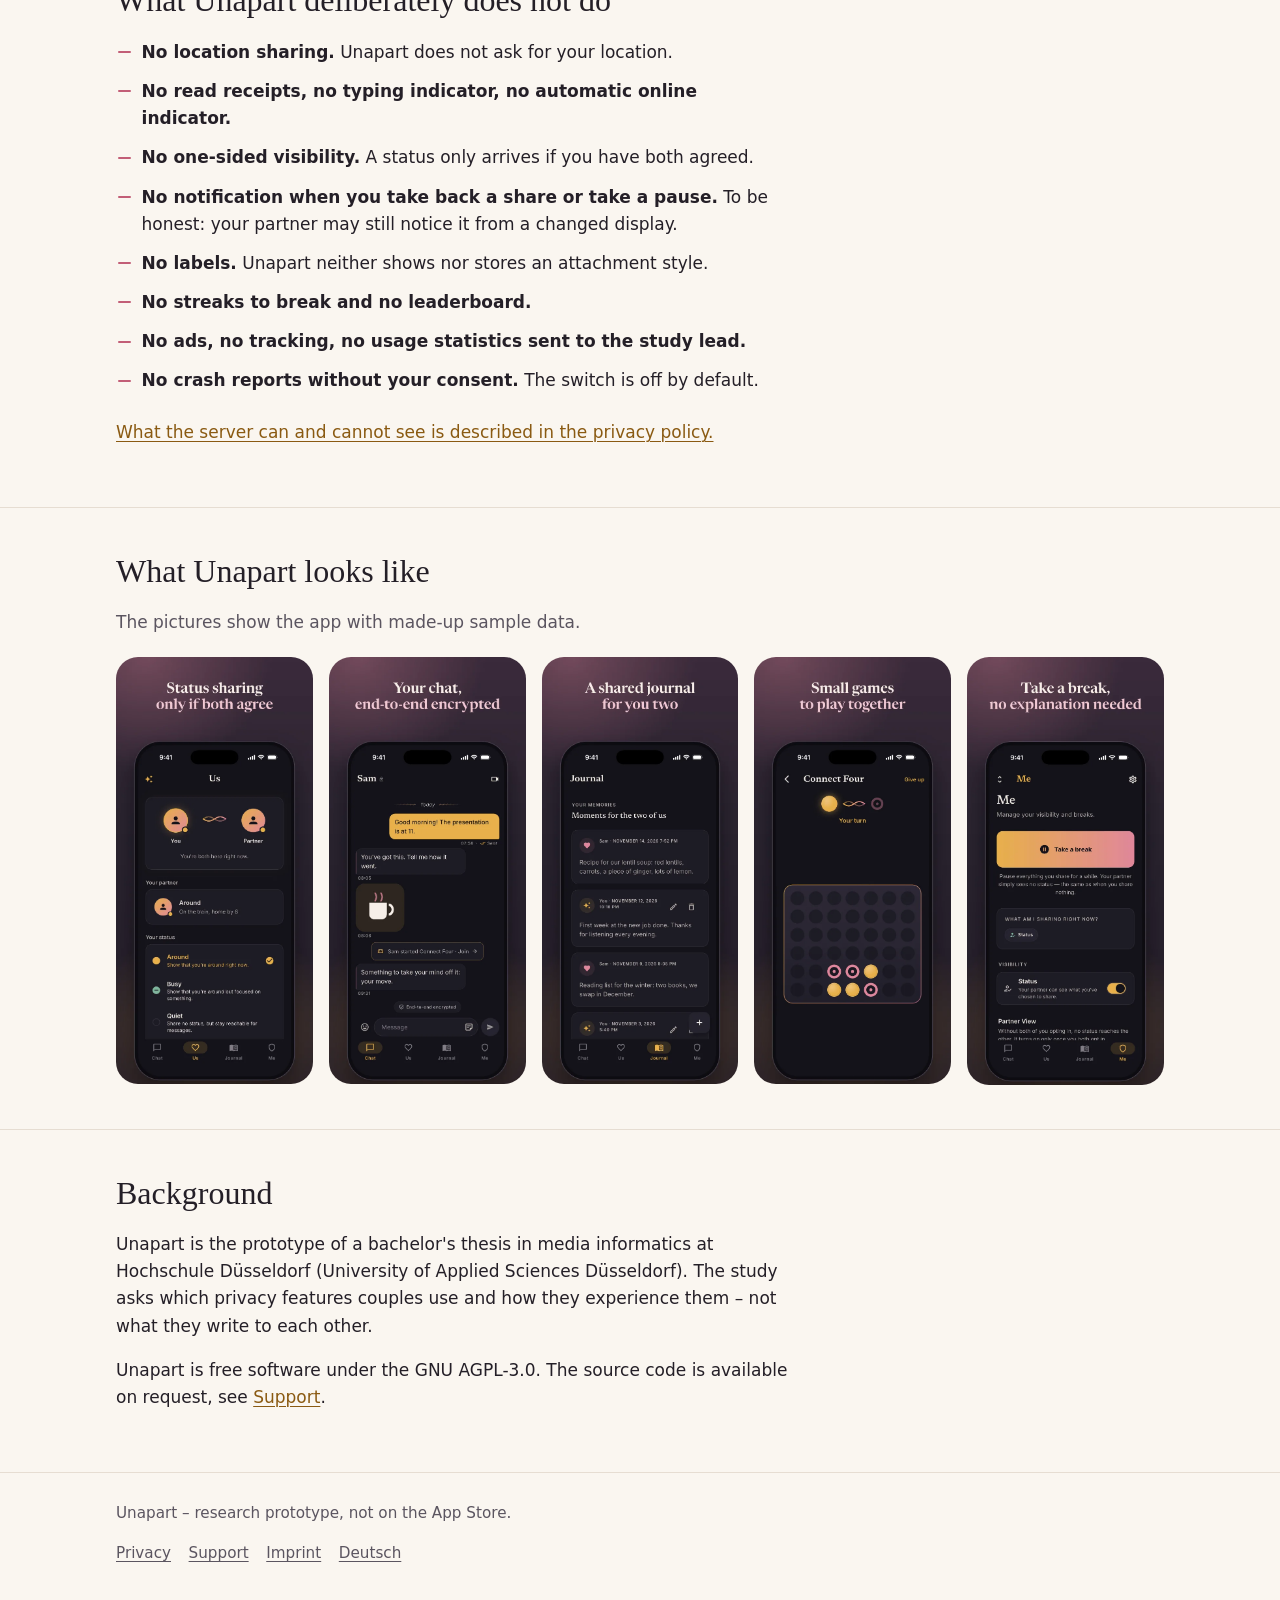
<file: en/index.html>
<!DOCTYPE html>
<html lang="en">
<head>
  <meta charset="utf-8">
  <meta name="viewport" content="width=device-width, initial-scale=1">
  <title>Unapart – an app for couples in long-distance relationships (research prototype)</title>
  <meta name="description" content="Unapart is a research prototype from a bachelor's thesis: an end-to-end encrypted app for couples in long-distance relationships. Currently by invitation only via TestFlight.">
  <meta name="theme-color" content="#FAF6F0" media="(prefers-color-scheme: light)">
  <meta name="theme-color" content="#14131A" media="(prefers-color-scheme: dark)">
  <link rel="canonical" href="https://unapart.devsalah.com/en/">
  <link rel="alternate" hreflang="de" href="https://unapart.devsalah.com/">
  <link rel="alternate" hreflang="en" href="https://unapart.devsalah.com/en/">
  <link rel="icon" href="/favicon.svg" type="image/svg+xml">
  <link rel="stylesheet" href="/style.css">
</head>
<body>
<a class="skip" href="#content">Skip to content</a>
<header class="site-head">
  <div class="wrap bar">
    <a class="brand" href="/en/"><img src="/bilder/symbol.svg" alt="" width="32" height="32">Unapart</a>
    <nav class="nav" aria-label="Main navigation">
      <ul>
        <li><a href="/en/privacy/">Privacy</a></li>
        <li><a href="/en/support/">Support</a></li>
        <li><a href="/" lang="de" hreflang="de">Deutsch</a></li>
      </ul>
    </nav>
  </div>
</header>

<main id="content">
  <section class="hero">
    <div class="wrap hero-grid">
      <div>
        <p class="kicker">Research prototype from a bachelor's thesis</p>
        <h1>An app for couples in long-distance relationships.</h1>
        <p class="lead">Unapart connects exactly two people in a shared, end-to-end encrypted space: chat, status, a shared journal, milestones and games for two. Built on the open Matrix protocol.</p>
        <div class="status">
          <p><strong>Currently by invitation only.</strong> Unapart is being tested in a study via Apple's TestFlight and is not available on the App Store.</p>
        </div>
        <div class="actions">
          <a class="btn btn-primary" href="/en/privacy/">How Unapart handles data</a>
          <a class="btn" href="/en/support/">Support</a>
        </div>
      </div>
      <svg class="threads" viewBox="0 0 320 220" aria-hidden="true" focusable="false">
        <path d="M10 150 C 70 20, 130 20, 160 110 S 250 200, 310 70" fill="none" stroke="var(--accent)" stroke-width="5" stroke-linecap="round"/>
        <path d="M10 70 C 70 200, 130 200, 160 110 S 250 20, 310 150" fill="none" stroke="var(--rose)" stroke-width="5" stroke-linecap="round"/>
      </svg>
    </div>
  </section>

  <section aria-labelledby="what">
    <div class="wrap">
      <h2 id="what">What Unapart is</h2>
      <ul class="cards">
        <li class="card">
          <h3>Chat for two</h3>
          <p>Messages and stickers, end-to-end encrypted. The server only stores them encrypted.</p>
        </li>
        <li class="card">
          <h3>Status, not location</h3>
          <p>Show that you're around or busy, or share nothing at all. A status only arrives if you have both agreed to the Partner View.</p>
        </li>
        <li class="card">
          <h3>Pause</h3>
          <p>Pause sharing for an hour, the rest of the day, three days or a time you choose. Your partner then sees "No status shared" – exactly as with "Hidden".</p>
        </li>
        <li class="card">
          <h3>Journal and milestones</h3>
          <p>A shared journal with photos, your milestones and a shared garden.</p>
        </li>
        <li class="card">
          <h3>Play together</h3>
          <p>Connect Four, Memory, Word Chain, Prompt Deck and more games for two.</p>
        </li>
        <li class="card">
          <h3>You decide</h3>
          <p>"What am I sharing?" shows your shares. Notification windows set when your iPhone shows notifications. If you like, Face ID or your passcode locks the app.</p>
        </li>
      </ul>
    </div>
  </section>

  <section aria-labelledby="who">
    <div class="wrap prose">
      <h2 id="who">Who it is for</h2>
      <p>For couples who live in different places and take part in the study for the bachelor's thesis. Each partner needs their own iPhone. Unapart is built for exactly two people. Accounts are issued by the study lead; there is no open sign-up.</p>
    </div>
  </section>

  <section aria-labelledby="not">
    <div class="wrap prose">
      <h2 id="not">What Unapart deliberately does not do</h2>
      <ul class="nots">
        <li><strong>No location sharing.</strong> Unapart does not ask for your location.</li>
        <li><strong>No read receipts, no typing indicator, no automatic online indicator.</strong></li>
        <li><strong>No one-sided visibility.</strong> A status only arrives if you have both agreed.</li>
        <li><strong>No notification when you take back a share or take a pause.</strong> To be honest: your partner may still notice it from a changed display.</li>
        <li><strong>No labels.</strong> Unapart neither shows nor stores an attachment style.</li>
        <li><strong>No streaks to break and no leaderboard.</strong></li>
        <li><strong>No ads, no tracking, no usage statistics sent to the study lead.</strong></li>
        <li><strong>No crash reports without your consent.</strong> The switch is off by default.</li>
      </ul>
      <p><a href="/en/privacy/">What the server can and cannot see is described in the privacy policy.</a></p>
    </div>
  </section>

  <section aria-labelledby="screens">
    <div class="wrap">
      <h2 id="screens">What Unapart looks like</h2>
      <p class="note">The pictures show the app with made-up sample data.</p>
      <ul class="shots">
        <li><img src="/bilder/en-US/01.webp" width="603" height="1311" alt="Screenshot: the Us view with both partners’ status and the choice of your own status." loading="lazy"></li>
        <li><img src="/bilder/en-US/02.webp" width="603" height="1311" alt="Screenshot: chat with messages, a sticker and a game invitation, with the note “End-to-end encrypted” below." loading="lazy"></li>
        <li><img src="/bilder/en-US/03.webp" width="603" height="1311" alt="Screenshot: shared journal with entries from both." loading="lazy"></li>
        <li><img src="/bilder/en-US/04.webp" width="603" height="1311" alt="Screenshot: the game Connect Four with six pieces placed." loading="lazy"></li>
        <li><img src="/bilder/en-US/05.webp" width="603" height="1311" alt="Screenshot: the Me view with the “Take a break” button and your own sharing settings." loading="lazy"></li>
      </ul>
    </div>
  </section>

  <section aria-labelledby="background">
    <div class="wrap prose">
      <h2 id="background">Background</h2>
      <p>Unapart is the prototype of a bachelor's thesis in media informatics at Hochschule Düsseldorf (University of Applied Sciences Düsseldorf). The study asks which privacy features couples use and how they experience them – not what they write to each other.</p>
      <p>Unapart is free software under the <span class="nobr">GNU AGPL-3.0</span>. The source code is available on request, see <a href="/en/support/#source">Support</a>.</p>
    </div>
  </section>
</main>

<footer class="site-foot">
  <div class="wrap">
    <p>Unapart – research prototype, not on the App Store.</p>
    <ul>
      <li><a href="/en/privacy/">Privacy</a></li>
      <li><a href="/en/support/">Support</a></li>
      <li><a href="/en/imprint/">Imprint</a></li>
      <li><a href="/" lang="de" hreflang="de">Deutsch</a></li>
    </ul>
  </div>
</footer>
</body>
</html>
</file>
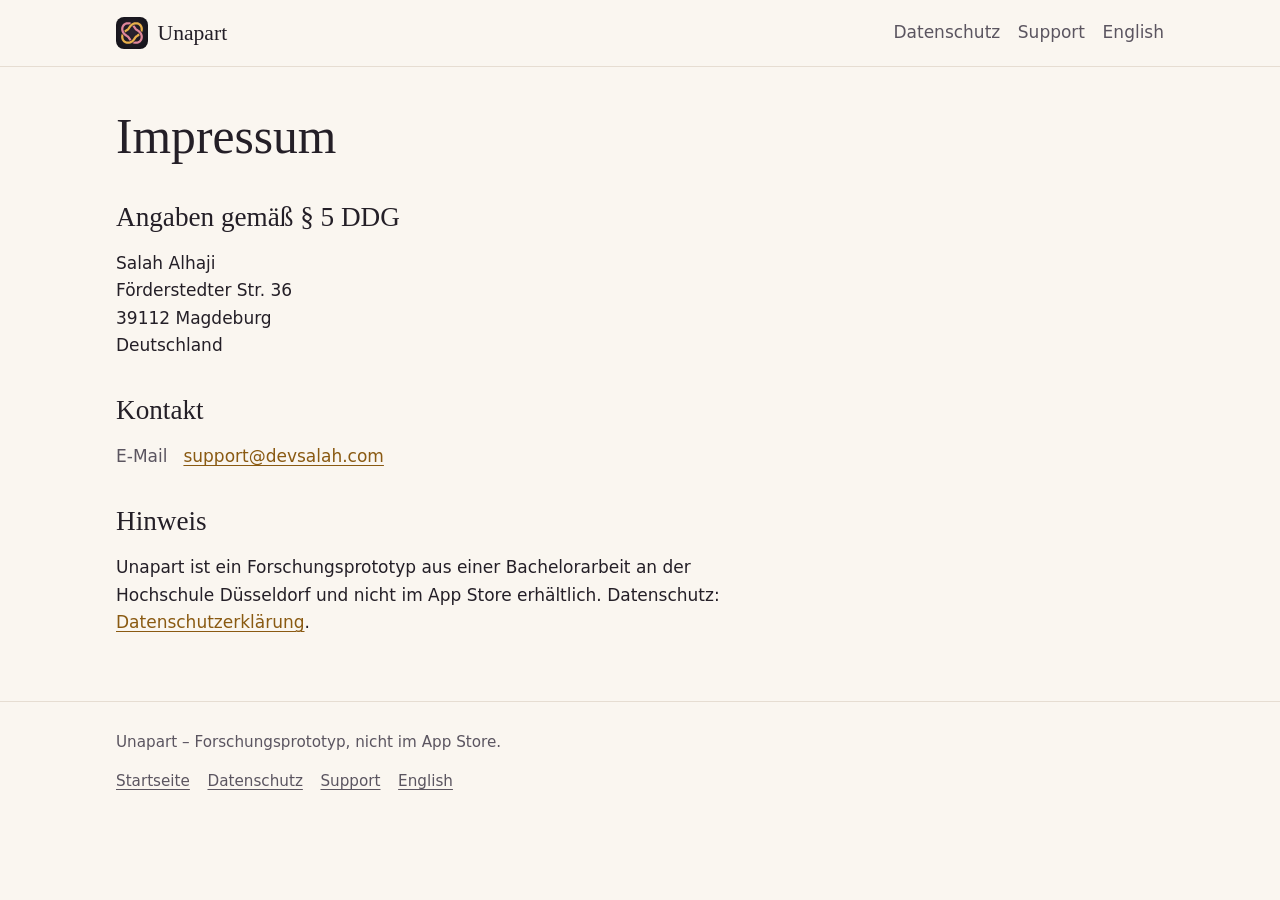
<file: impressum/index.html>
<!DOCTYPE html>
<html lang="de">
<head>
  <meta charset="utf-8">
  <meta name="viewport" content="width=device-width, initial-scale=1">
  <title>Impressum – Unapart</title>
  <meta name="description" content="Impressum der Website zu Unapart.">
  <meta name="theme-color" content="#FAF6F0" media="(prefers-color-scheme: light)">
  <meta name="theme-color" content="#14131A" media="(prefers-color-scheme: dark)">
  <link rel="canonical" href="https://unapart.devsalah.com/impressum/">
  <link rel="alternate" hreflang="de" href="https://unapart.devsalah.com/impressum/">
  <link rel="alternate" hreflang="en" href="https://unapart.devsalah.com/en/imprint/">
  <link rel="icon" href="/favicon.svg" type="image/svg+xml">
  <link rel="stylesheet" href="/style.css">
</head>
<body>
<a class="skip" href="#inhalt">Zum Inhalt springen</a>
<header class="site-head">
  <div class="wrap bar">
    <a class="brand" href="/"><img src="/bilder/symbol.svg" alt="" width="32" height="32">Unapart</a>
    <nav class="nav" aria-label="Hauptnavigation">
      <ul>
        <li><a href="/datenschutz/">Datenschutz</a></li>
        <li><a href="/support/">Support</a></li>
        <li><a href="/en/imprint/" lang="en" hreflang="en">English</a></li>
      </ul>
    </nav>
  </div>
</header>

<main id="inhalt" class="page">
  <div class="wrap prose">
    <h1>Impressum</h1>

    <h2>Angaben gemäß § 5 DDG</h2>
    <address>Salah Alhaji<br>Förderstedter Str. 36<br>39112 Magdeburg<br>Deutschland</address>

    <h2>Kontakt</h2>
    <dl class="facts">
      <dt>E-Mail</dt>
      <dd><a href="mailto:support@devsalah.com">support@devsalah.com</a></dd>
    </dl>

    <h2>Hinweis</h2>
    <p>Unapart ist ein Forschungsprototyp aus einer Bachelorarbeit an der Hochschule Düsseldorf und nicht im App Store erhältlich. Datenschutz: <a href="/datenschutz/">Datenschutzerklärung</a>.</p>
  </div>
</main>

<footer class="site-foot">
  <div class="wrap">
    <p>Unapart – Forschungsprototyp, nicht im App Store.</p>
    <ul>
      <li><a href="/">Startseite</a></li>
      <li><a href="/datenschutz/">Datenschutz</a></li>
      <li><a href="/support/">Support</a></li>
      <li><a href="/en/imprint/" lang="en" hreflang="en">English</a></li>
    </ul>
  </div>
</footer>
</body>
</html>
</file>
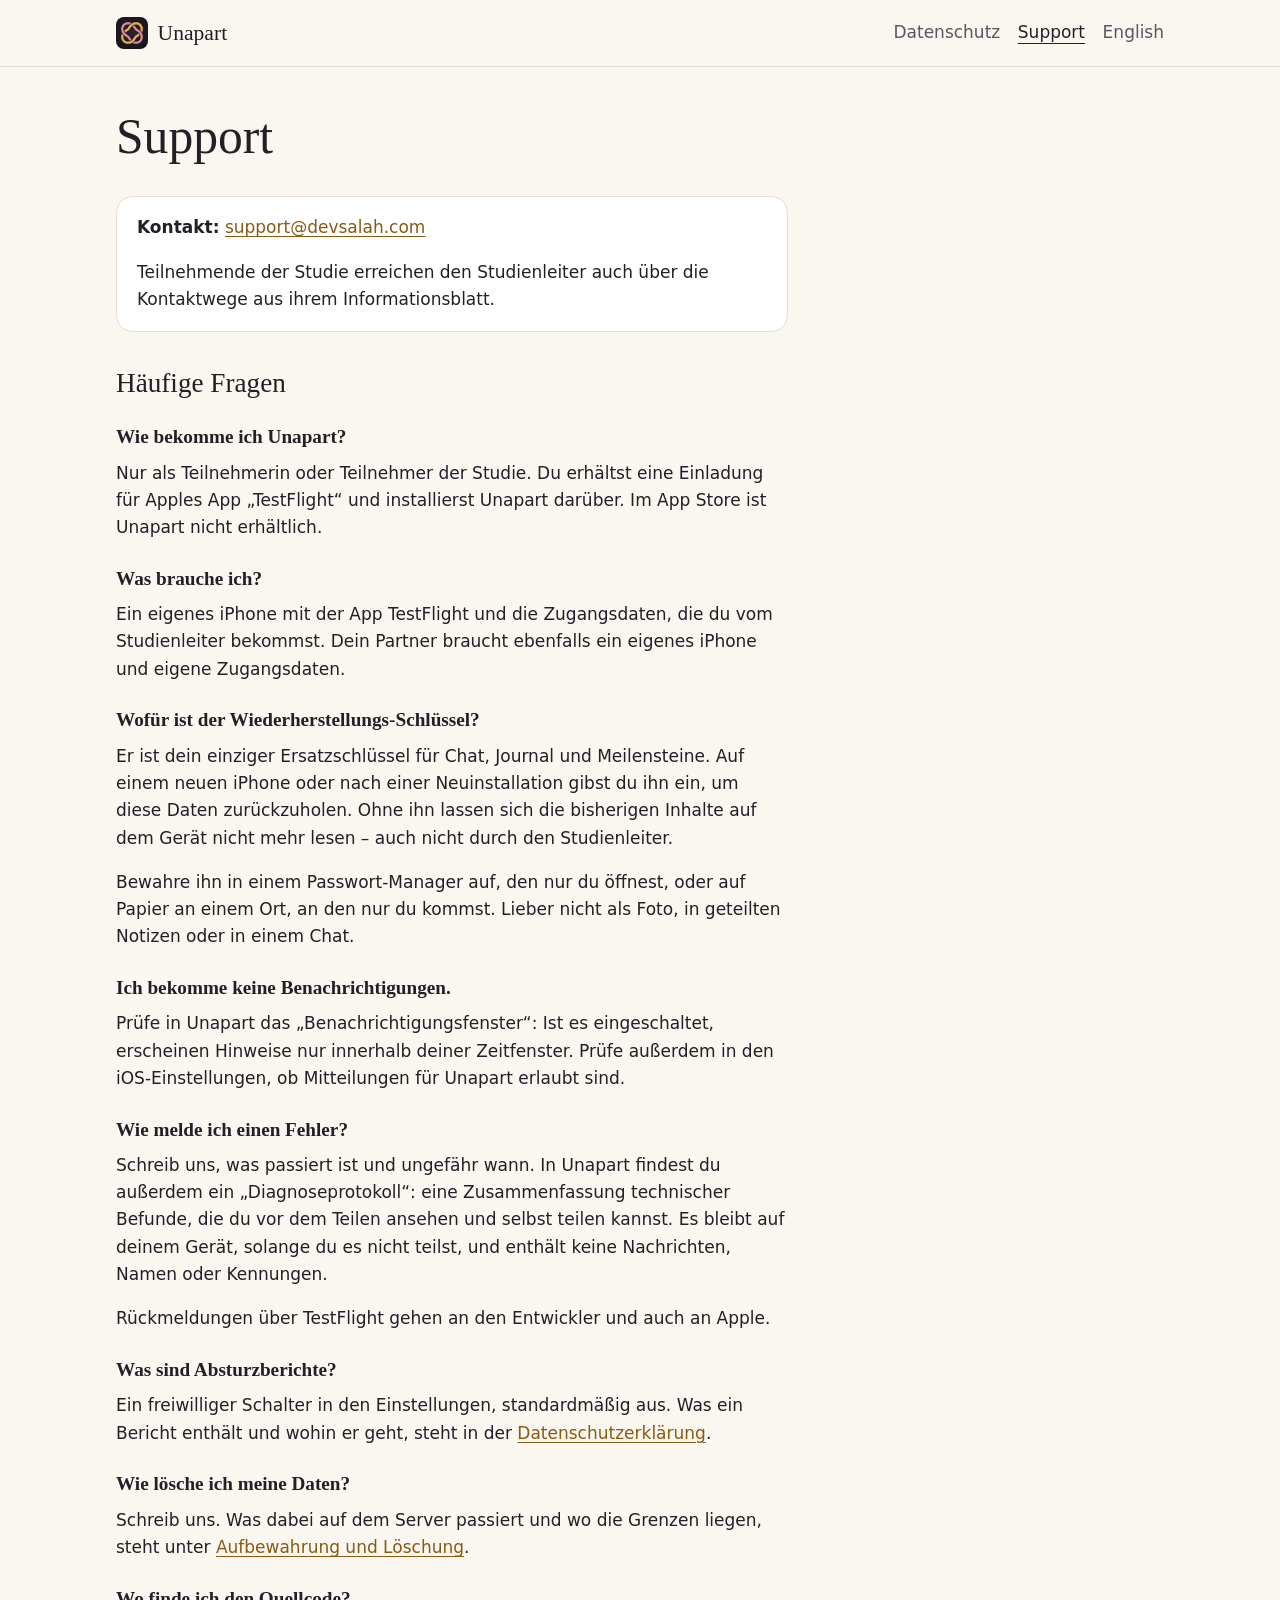
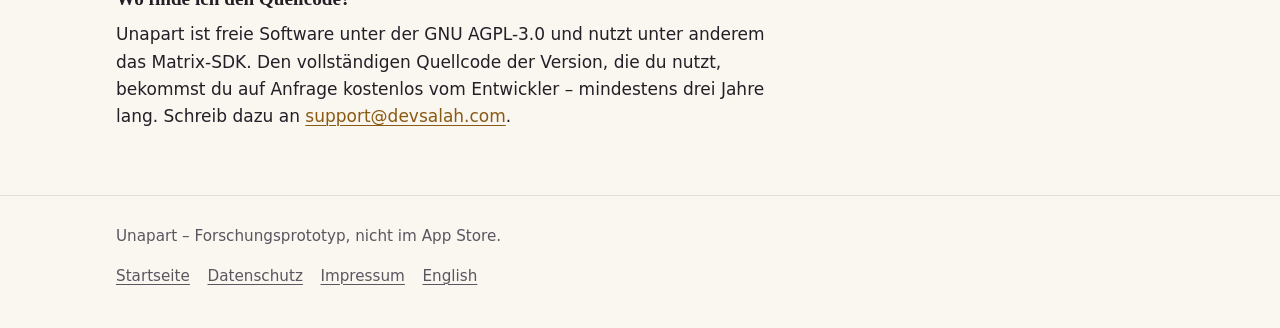
<file: support/index.html>
<!DOCTYPE html>
<html lang="de">
<head>
  <meta charset="utf-8">
  <meta name="viewport" content="width=device-width, initial-scale=1">
  <title>Support – Unapart</title>
  <meta name="description" content="Hilfe zu Unapart: Zugang über TestFlight, Wiederherstellungs-Schlüssel, Benachrichtigungen, Fehler melden, Quellcode und Kontakt.">
  <meta name="theme-color" content="#FAF6F0" media="(prefers-color-scheme: light)">
  <meta name="theme-color" content="#14131A" media="(prefers-color-scheme: dark)">
  <link rel="canonical" href="https://unapart.devsalah.com/support/">
  <link rel="alternate" hreflang="de" href="https://unapart.devsalah.com/support/">
  <link rel="alternate" hreflang="en" href="https://unapart.devsalah.com/en/support/">
  <link rel="icon" href="/favicon.svg" type="image/svg+xml">
  <link rel="stylesheet" href="/style.css">
</head>
<body>
<a class="skip" href="#inhalt">Zum Inhalt springen</a>
<header class="site-head">
  <div class="wrap bar">
    <a class="brand" href="/"><img src="/bilder/symbol.svg" alt="" width="32" height="32">Unapart</a>
    <nav class="nav" aria-label="Hauptnavigation">
      <ul>
        <li><a href="/datenschutz/">Datenschutz</a></li>
        <li><a href="/support/" aria-current="page">Support</a></li>
        <li><a href="/en/support/" lang="en" hreflang="en">English</a></li>
      </ul>
    </nav>
  </div>
</header>

<main id="inhalt" class="page">
  <div class="wrap prose">
    <h1>Support</h1>

    <div class="box">
      <p><strong>Kontakt:</strong> <a href="mailto:support@devsalah.com">support@devsalah.com</a></p>
      <p>Teilnehmende der Studie erreichen den Studienleiter auch über die Kontaktwege aus ihrem Informationsblatt.</p>
    </div>

    <h2>Häufige Fragen</h2>

    <h3>Wie bekomme ich Unapart?</h3>
    <p>Nur als Teilnehmerin oder Teilnehmer der Studie. Du erhältst eine Einladung für Apples App „TestFlight“ und installierst Unapart darüber. Im App Store ist Unapart nicht erhältlich.</p>

    <h3>Was brauche ich?</h3>
    <p>Ein eigenes iPhone mit der App TestFlight und die Zugangsdaten, die du vom Studienleiter bekommst. Dein Partner braucht ebenfalls ein eigenes iPhone und eigene Zugangsdaten.</p>

    <h3>Wofür ist der Wiederherstellungs-Schlüssel?</h3>
    <p>Er ist dein einziger Ersatzschlüssel für Chat, Journal und Meilensteine. Auf einem neuen iPhone oder nach einer Neuinstallation gibst du ihn ein, um diese Daten zurückzuholen. Ohne ihn lassen sich die bisherigen Inhalte auf dem Gerät nicht mehr lesen – auch nicht durch den Studienleiter.</p>
    <p>Bewahre ihn in einem Passwort-Manager auf, den nur du öffnest, oder auf Papier an einem Ort, an den nur du kommst. Lieber nicht als Foto, in geteilten Notizen oder in einem Chat.</p>

    <h3>Ich bekomme keine Benachrichtigungen.</h3>
    <p>Prüfe in Unapart das „Benachrichtigungsfenster“: Ist es eingeschaltet, erscheinen Hinweise nur innerhalb deiner Zeitfenster. Prüfe außerdem in den iOS-Einstellungen, ob Mitteilungen für Unapart erlaubt sind.</p>

    <h3>Wie melde ich einen Fehler?</h3>
    <p>Schreib uns, was passiert ist und ungefähr wann. In Unapart findest du außerdem ein „Diagnoseprotokoll“: eine Zusammenfassung technischer Befunde, die du vor dem Teilen ansehen und selbst teilen kannst. Es bleibt auf deinem Gerät, solange du es nicht teilst, und enthält keine Nachrichten, Namen oder Kennungen.</p>
    <p>Rückmeldungen über TestFlight gehen an den Entwickler und auch an Apple.</p>

    <h3>Was sind Absturzberichte?</h3>
    <p>Ein freiwilliger Schalter in den Einstellungen, standardmäßig aus. Was ein Bericht enthält und wohin er geht, steht in der <a href="/datenschutz/#absturz">Datenschutzerklärung</a>.</p>

    <h3>Wie lösche ich meine Daten?</h3>
    <p>Schreib uns. Was dabei auf dem Server passiert und wo die Grenzen liegen, steht unter <a href="/datenschutz/#aufbewahrung">Aufbewahrung und Löschung</a>.</p>

    <h3 id="quellcode">Wo finde ich den Quellcode?</h3>
    <p>Unapart ist freie Software unter der <span class="nobr">GNU AGPL-3.0</span> und nutzt unter anderem das Matrix-SDK. Den vollständigen Quellcode der Version, die du nutzt, bekommst du auf Anfrage kostenlos vom Entwickler – mindestens drei Jahre lang. Schreib dazu an <a href="mailto:support@devsalah.com">support@devsalah.com</a>.</p>
  </div>
</main>

<footer class="site-foot">
  <div class="wrap">
    <p>Unapart – Forschungsprototyp, nicht im App Store.</p>
    <ul>
      <li><a href="/">Startseite</a></li>
      <li><a href="/datenschutz/">Datenschutz</a></li>
      <li><a href="/impressum/">Impressum</a></li>
      <li><a href="/en/support/" lang="en" hreflang="en">English</a></li>
    </ul>
  </div>
</footer>
</body>
</html>
</file>
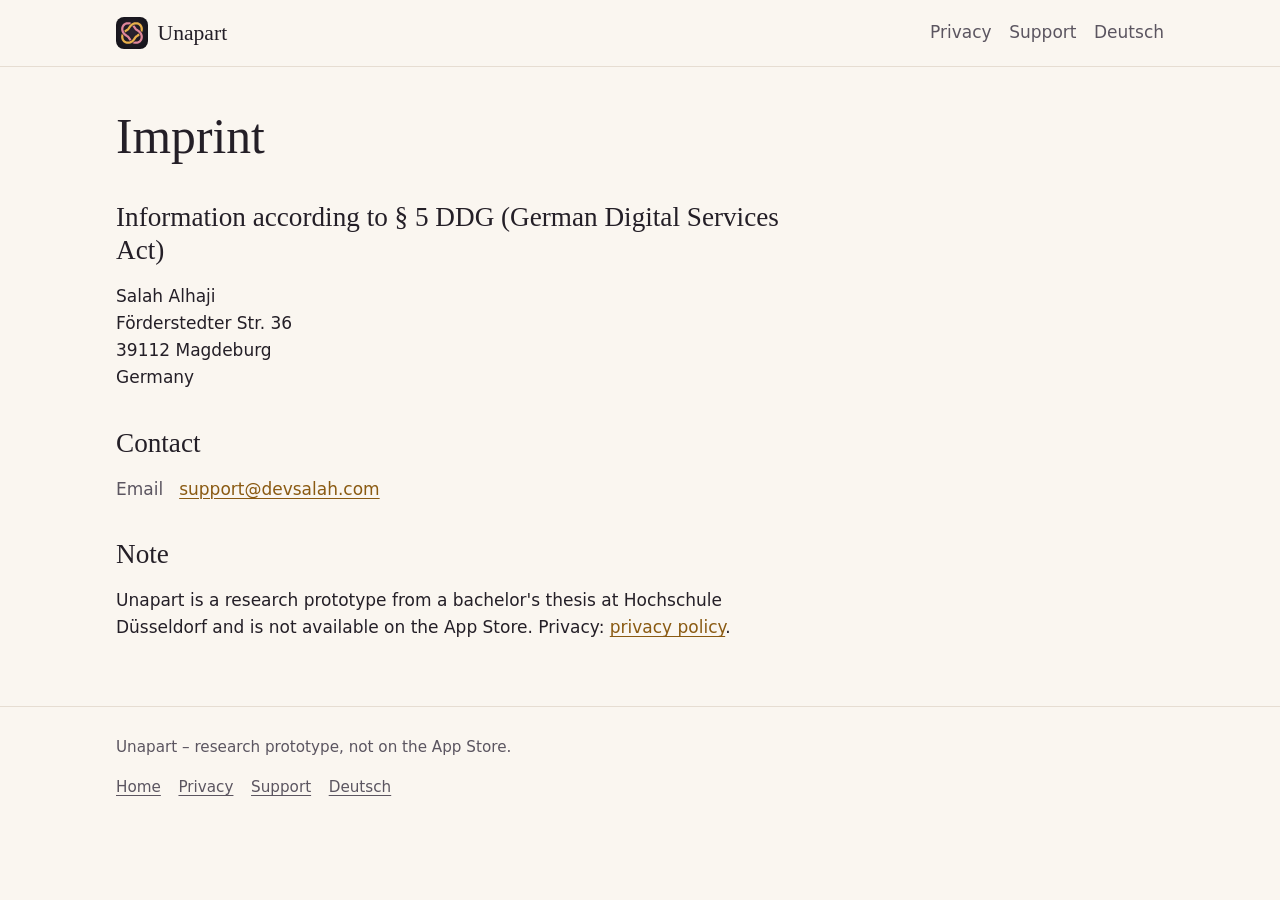
<file: en/imprint/index.html>
<!DOCTYPE html>
<html lang="en">
<head>
  <meta charset="utf-8">
  <meta name="viewport" content="width=device-width, initial-scale=1">
  <title>Imprint – Unapart</title>
  <meta name="description" content="Legal notice of the Unapart website.">
  <meta name="theme-color" content="#FAF6F0" media="(prefers-color-scheme: light)">
  <meta name="theme-color" content="#14131A" media="(prefers-color-scheme: dark)">
  <link rel="canonical" href="https://unapart.devsalah.com/en/imprint/">
  <link rel="alternate" hreflang="de" href="https://unapart.devsalah.com/impressum/">
  <link rel="alternate" hreflang="en" href="https://unapart.devsalah.com/en/imprint/">
  <link rel="icon" href="/favicon.svg" type="image/svg+xml">
  <link rel="stylesheet" href="/style.css">
</head>
<body>
<a class="skip" href="#content">Skip to content</a>
<header class="site-head">
  <div class="wrap bar">
    <a class="brand" href="/en/"><img src="/bilder/symbol.svg" alt="" width="32" height="32">Unapart</a>
    <nav class="nav" aria-label="Main navigation">
      <ul>
        <li><a href="/en/privacy/">Privacy</a></li>
        <li><a href="/en/support/">Support</a></li>
        <li><a href="/impressum/" lang="de" hreflang="de">Deutsch</a></li>
      </ul>
    </nav>
  </div>
</header>

<main id="content" class="page">
  <div class="wrap prose">
    <h1>Imprint</h1>

    <h2>Information according to § 5 DDG (German Digital Services Act)</h2>
    <address>Salah Alhaji<br>Förderstedter Str. 36<br>39112 Magdeburg<br>Germany</address>

    <h2>Contact</h2>
    <dl class="facts">
      <dt>Email</dt>
      <dd><a href="mailto:support@devsalah.com">support@devsalah.com</a></dd>
    </dl>

    <h2>Note</h2>
    <p>Unapart is a research prototype from a bachelor's thesis at Hochschule Düsseldorf and is not available on the App Store. Privacy: <a href="/en/privacy/">privacy policy</a>.</p>
  </div>
</main>

<footer class="site-foot">
  <div class="wrap">
    <p>Unapart – research prototype, not on the App Store.</p>
    <ul>
      <li><a href="/en/">Home</a></li>
      <li><a href="/en/privacy/">Privacy</a></li>
      <li><a href="/en/support/">Support</a></li>
      <li><a href="/impressum/" lang="de" hreflang="de">Deutsch</a></li>
    </ul>
  </div>
</footer>
</body>
</html>
</file>
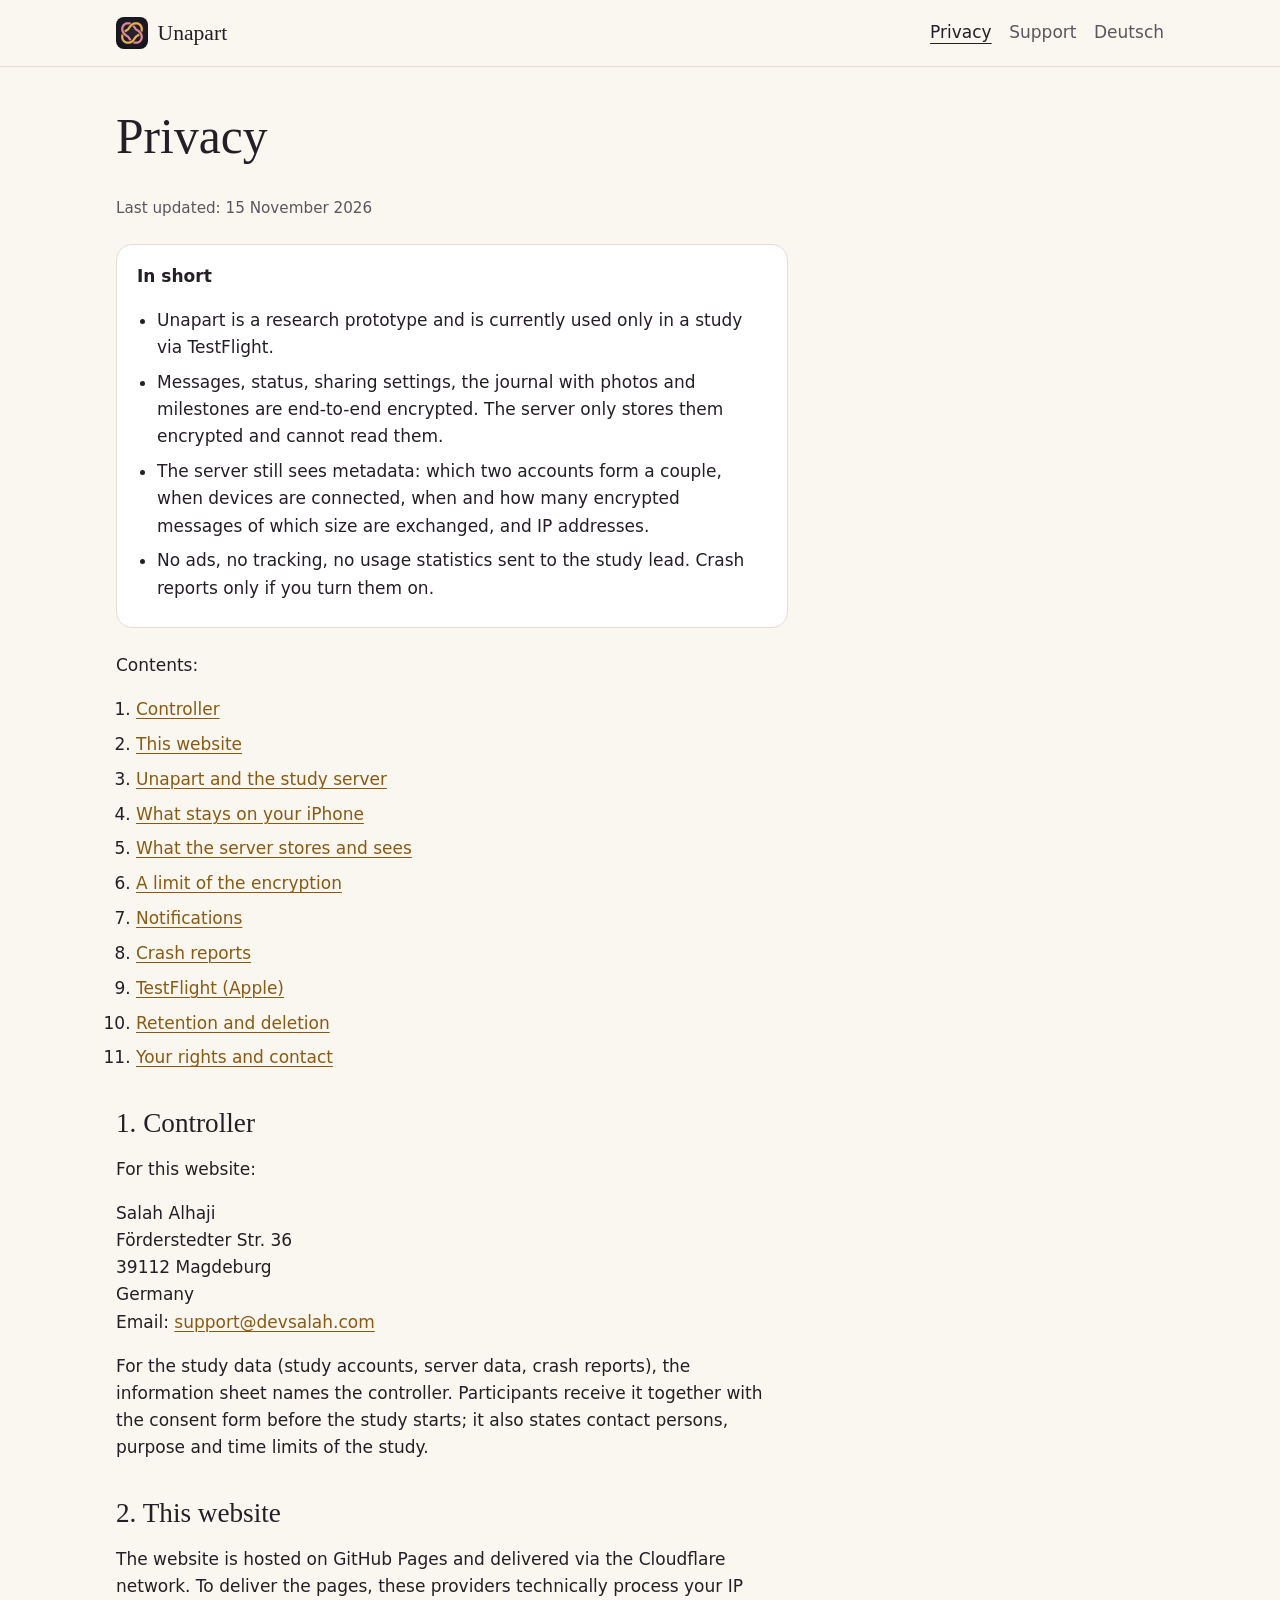
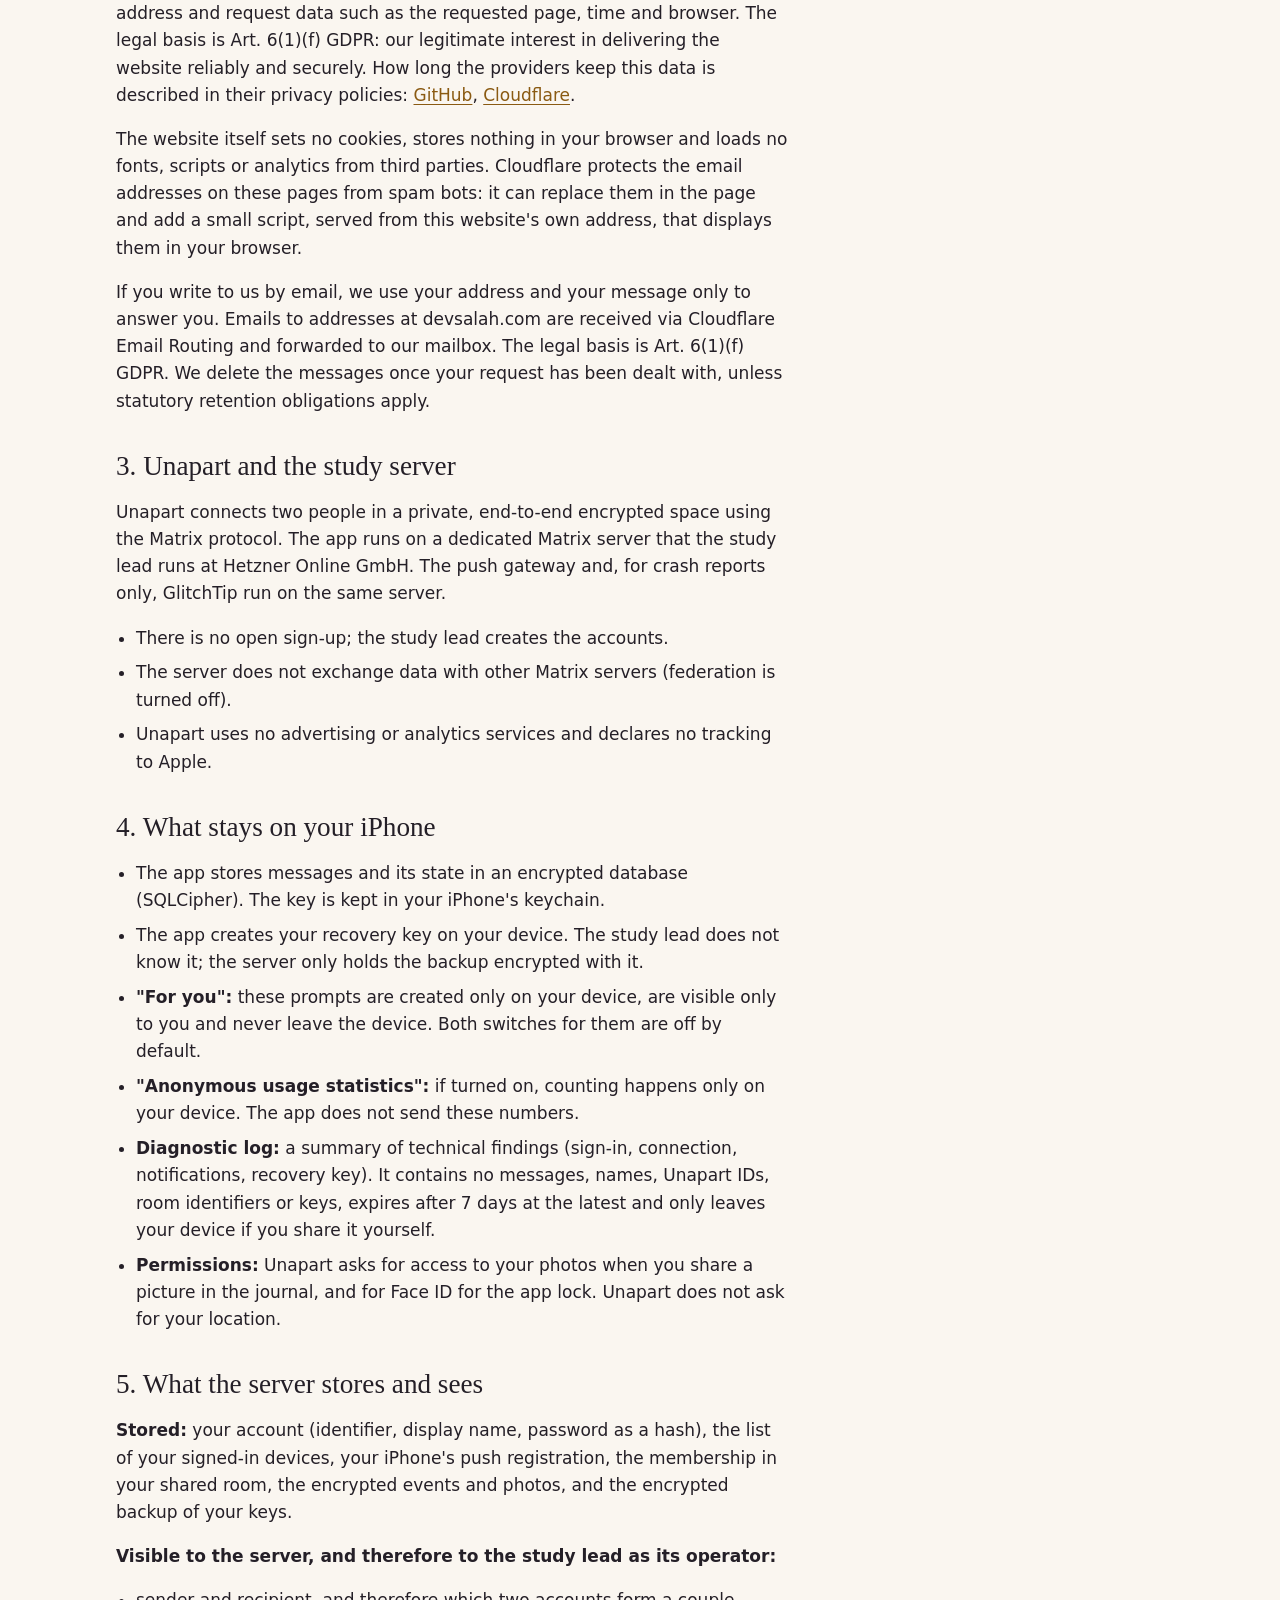
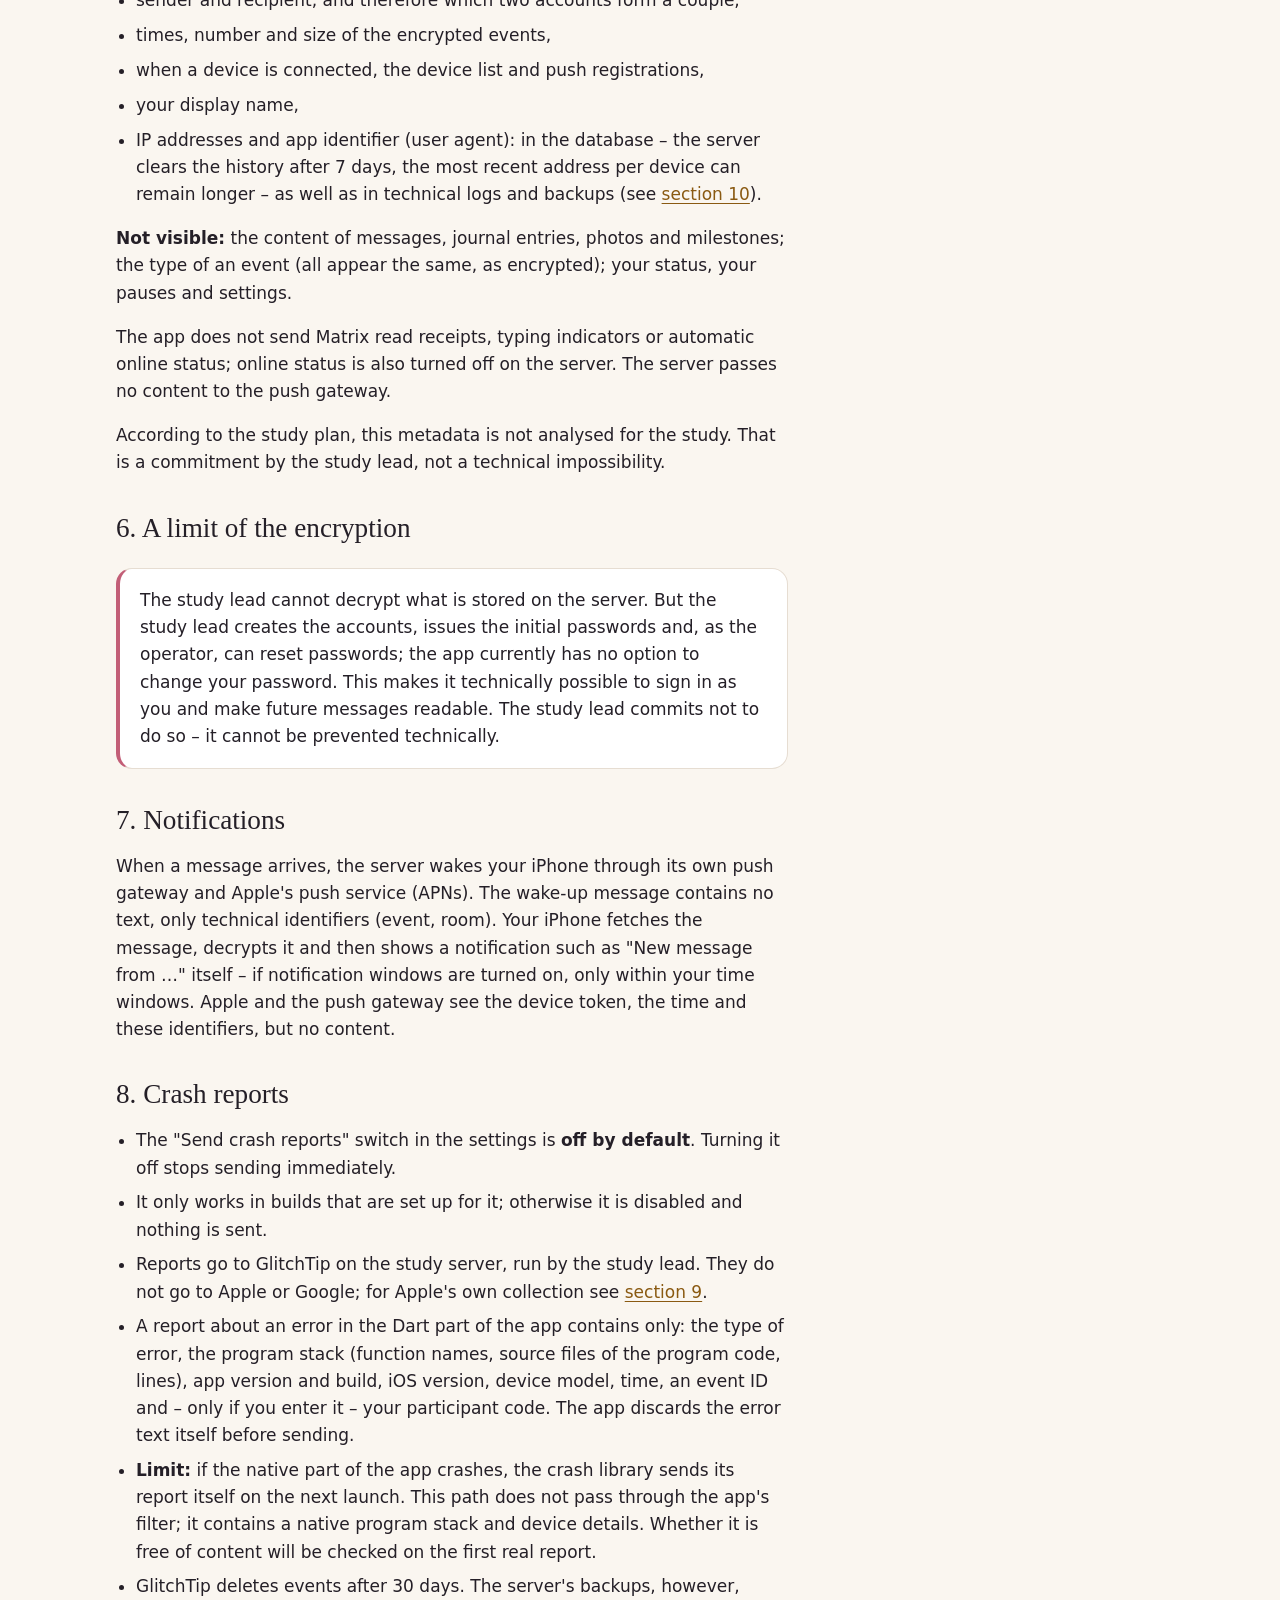
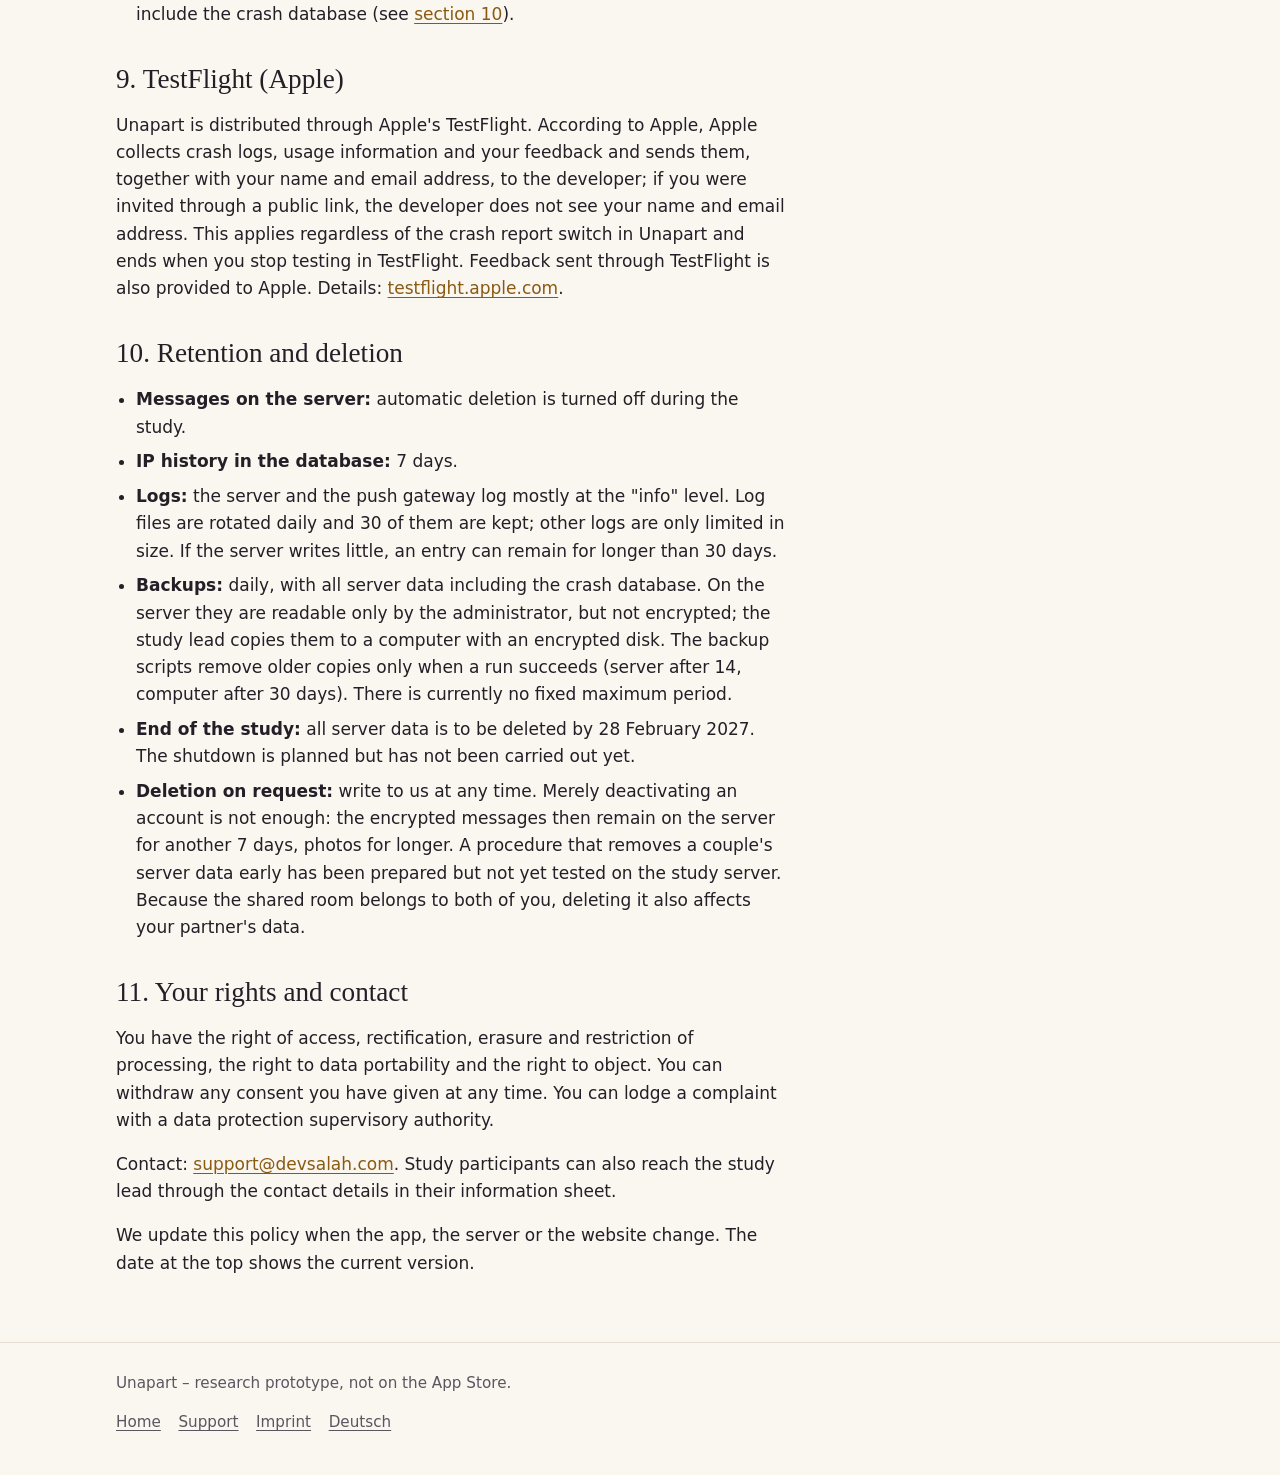
<file: en/privacy/index.html>
<!DOCTYPE html>
<html lang="en">
<head>
  <meta charset="utf-8">
  <meta name="viewport" content="width=device-width, initial-scale=1">
  <title>Privacy – Unapart</title>
  <meta name="description" content="Which data Unapart and the study server process, what the server can and cannot see, crash reports, retention and deletion.">
  <meta name="theme-color" content="#FAF6F0" media="(prefers-color-scheme: light)">
  <meta name="theme-color" content="#14131A" media="(prefers-color-scheme: dark)">
  <link rel="canonical" href="https://unapart.devsalah.com/en/privacy/">
  <link rel="alternate" hreflang="de" href="https://unapart.devsalah.com/datenschutz/">
  <link rel="alternate" hreflang="en" href="https://unapart.devsalah.com/en/privacy/">
  <link rel="icon" href="/favicon.svg" type="image/svg+xml">
  <link rel="stylesheet" href="/style.css">
</head>
<body>
<a class="skip" href="#content">Skip to content</a>
<header class="site-head">
  <div class="wrap bar">
    <a class="brand" href="/en/"><img src="/bilder/symbol.svg" alt="" width="32" height="32">Unapart</a>
    <nav class="nav" aria-label="Main navigation">
      <ul>
        <li><a href="/en/privacy/" aria-current="page">Privacy</a></li>
        <li><a href="/en/support/">Support</a></li>
        <li><a href="/datenschutz/" lang="de" hreflang="de">Deutsch</a></li>
      </ul>
    </nav>
  </div>
</header>

<main id="content" class="page">
  <div class="wrap prose">
    <h1>Privacy</h1>
    <p class="updated">Last updated: 15 November 2026</p>

    <div class="box">
      <p><strong>In short</strong></p>
      <ul>
        <li>Unapart is a research prototype and is currently used only in a study via TestFlight.</li>
        <li>Messages, status, sharing settings, the journal with photos and milestones are end-to-end encrypted. The server only stores them encrypted and cannot read them.</li>
        <li>The server still sees metadata: which two accounts form a couple, when devices are connected, when and how many encrypted messages of which size are exchanged, and IP addresses.</li>
        <li>No ads, no tracking, no usage statistics sent to the study lead. Crash reports only if you turn them on.</li>
      </ul>
    </div>

    <p>Contents:</p>
    <ol class="toc">
      <li><a href="#controller">Controller</a></li>
      <li><a href="#website">This website</a></li>
      <li><a href="#app">Unapart and the study server</a></li>
      <li><a href="#device">What stays on your iPhone</a></li>
      <li><a href="#server">What the server stores and sees</a></li>
      <li><a href="#limit">A limit of the encryption</a></li>
      <li><a href="#push">Notifications</a></li>
      <li><a href="#crash">Crash reports</a></li>
      <li><a href="#testflight">TestFlight (Apple)</a></li>
      <li><a href="#retention">Retention and deletion</a></li>
      <li><a href="#rights">Your rights and contact</a></li>
    </ol>

    <h2 id="controller">1. Controller</h2>
    <p>For this website:</p>
    <address>Salah Alhaji<br>Förderstedter Str. 36<br>39112 Magdeburg<br>Germany<br>Email: <a href="mailto:support@devsalah.com">support@devsalah.com</a></address>
    <p>For the study data (study accounts, server data, crash reports), the information sheet names the controller. Participants receive it together with the consent form before the study starts; it also states contact persons, purpose and time limits of the study.</p>

    <h2 id="website">2. This website</h2>
    <p>The website is hosted on GitHub Pages and delivered via the Cloudflare network. To deliver the pages, these providers technically process your IP address and request data such as the requested page, time and browser. The legal basis is Art. 6(1)(f) GDPR: our legitimate interest in delivering the website reliably and securely. How long the providers keep this data is described in their privacy policies: <a href="https://docs.github.com/en/site-policy/privacy-policies/github-general-privacy-statement">GitHub</a>, <a href="https://www.cloudflare.com/privacypolicy/">Cloudflare</a>.</p>
    <p>The website itself sets no cookies, stores nothing in your browser and loads no fonts, scripts or analytics from third parties. Cloudflare protects the email addresses on these pages from spam bots: it can replace them in the page and add a small script, served from this website's own address, that displays them in your browser.</p>
    <p>If you write to us by email, we use your address and your message only to answer you. Emails to addresses at devsalah.com are received via Cloudflare Email Routing and forwarded to our mailbox. The legal basis is Art. 6(1)(f) GDPR. We delete the messages once your request has been dealt with, unless statutory retention obligations apply.</p>

    <h2 id="app">3. Unapart and the study server</h2>
    <p>Unapart connects two people in a private, end-to-end encrypted space using the Matrix protocol. The app runs on a dedicated Matrix server that the study lead runs at Hetzner Online GmbH. The push gateway and, for crash reports only, GlitchTip run on the same server.</p>
    <ul>
      <li>There is no open sign-up; the study lead creates the accounts.</li>
      <li>The server does not exchange data with other Matrix servers (federation is turned off).</li>
      <li>Unapart uses no advertising or analytics services and declares no tracking to Apple.</li>
    </ul>

    <h2 id="device">4. What stays on your iPhone</h2>
    <ul>
      <li>The app stores messages and its state in an encrypted database (SQLCipher). The key is kept in your iPhone's keychain.</li>
      <li>The app creates your recovery key on your device. The study lead does not know it; the server only holds the backup encrypted with it.</li>
      <li><strong>"For you":</strong> these prompts are created only on your device, are visible only to you and never leave the device. Both switches for them are off by default.</li>
      <li><strong>"Anonymous usage statistics":</strong> if turned on, counting happens only on your device. The app does not send these numbers.</li>
      <li><strong>Diagnostic log:</strong> a summary of technical findings (sign-in, connection, notifications, recovery key). It contains no messages, names, Unapart IDs, room identifiers or keys, expires after 7 days at the latest and only leaves your device if you share it yourself.</li>
      <li><strong>Permissions:</strong> Unapart asks for access to your photos when you share a picture in the journal, and for Face ID for the app lock. Unapart does not ask for your location.</li>
    </ul>

    <h2 id="server">5. What the server stores and sees</h2>
    <p><strong>Stored:</strong> your account (identifier, display name, password as a hash), the list of your signed-in devices, your iPhone's push registration, the membership in your shared room, the encrypted events and photos, and the encrypted backup of your keys.</p>
    <p><strong>Visible to the server, and therefore to the study lead as its operator:</strong></p>
    <ul>
      <li>sender and recipient, and therefore which two accounts form a couple,</li>
      <li>times, number and size of the encrypted events,</li>
      <li>when a device is connected, the device list and push registrations,</li>
      <li>your display name,</li>
      <li>IP addresses and app identifier (user agent): in the database – the server clears the history after 7 days, the most recent address per device can remain longer – as well as in technical logs and backups (see <a href="#retention">section 10</a>).</li>
    </ul>
    <p><strong>Not visible:</strong> the content of messages, journal entries, photos and milestones; the type of an event (all appear the same, as encrypted); your status, your pauses and settings.</p>
    <p>The app does not send Matrix read receipts, typing indicators or automatic online status; online status is also turned off on the server. The server passes no content to the push gateway.</p>
    <p>According to the study plan, this metadata is not analysed for the study. That is a commitment by the study lead, not a technical impossibility.</p>

    <h2 id="limit">6. A limit of the encryption</h2>
    <div class="box limit">
      <p>The study lead cannot decrypt what is stored on the server. But the study lead creates the accounts, issues the initial passwords and, as the operator, can reset passwords; the app currently has no option to change your password. This makes it technically possible to sign in as you and make future messages readable. The study lead commits not to do so – it cannot be prevented technically.</p>
    </div>

    <h2 id="push">7. Notifications</h2>
    <p>When a message arrives, the server wakes your iPhone through its own push gateway and Apple's push service (APNs). The wake-up message contains no text, only technical identifiers (event, room). Your iPhone fetches the message, decrypts it and then shows a notification such as "New message from …" itself – if notification windows are turned on, only within your time windows. Apple and the push gateway see the device token, the time and these identifiers, but no content.</p>

    <h2 id="crash">8. Crash reports</h2>
    <ul>
      <li>The "Send crash reports" switch in the settings is <strong>off by default</strong>. Turning it off stops sending immediately.</li>
      <li>It only works in builds that are set up for it; otherwise it is disabled and nothing is sent.</li>
      <li>Reports go to GlitchTip on the study server, run by the study lead. They do not go to Apple or Google; for Apple's own collection see <a href="#testflight">section 9</a>.</li>
      <li>A report about an error in the Dart part of the app contains only: the type of error, the program stack (function names, source files of the program code, lines), app version and build, iOS version, device model, time, an event ID and – only if you enter it – your participant code. The app discards the error text itself before sending.</li>
      <li><strong>Limit:</strong> if the native part of the app crashes, the crash library sends its report itself on the next launch. This path does not pass through the app's filter; it contains a native program stack and device details. Whether it is free of content will be checked on the first real report.</li>
      <li>GlitchTip deletes events after 30 days. The server's backups, however, include the crash database (see <a href="#retention">section 10</a>).</li>
    </ul>

    <h2 id="testflight">9. TestFlight (Apple)</h2>
    <p>Unapart is distributed through Apple's TestFlight. According to Apple, Apple collects crash logs, usage information and your feedback and sends them, together with your name and email address, to the developer; if you were invited through a public link, the developer does not see your name and email address. This applies regardless of the crash report switch in Unapart and ends when you stop testing in TestFlight. Feedback sent through TestFlight is also provided to Apple. Details: <a href="https://testflight.apple.com/">testflight.apple.com</a>.</p>

    <h2 id="retention">10. Retention and deletion</h2>
    <ul>
      <li><strong>Messages on the server:</strong> automatic deletion is turned off during the study.</li>
      <li><strong>IP history in the database:</strong> 7 days.</li>
      <li><strong>Logs:</strong> the server and the push gateway log mostly at the "info" level. Log files are rotated daily and 30 of them are kept; other logs are only limited in size. If the server writes little, an entry can remain for longer than 30 days.</li>
      <li><strong>Backups:</strong> daily, with all server data including the crash database. On the server they are readable only by the administrator, but not encrypted; the study lead copies them to a computer with an encrypted disk. The backup scripts remove older copies only when a run succeeds (server after 14, computer after 30 days). There is currently no fixed maximum period.</li>
      <li><strong>End of the study:</strong> all server data is to be deleted by 28 February 2027. The shutdown is planned but has not been carried out yet.</li>
      <li><strong>Deletion on request:</strong> write to us at any time. Merely deactivating an account is not enough: the encrypted messages then remain on the server for another 7 days, photos for longer. A procedure that removes a couple's server data early has been prepared but not yet tested on the study server. Because the shared room belongs to both of you, deleting it also affects your partner's data.</li>
    </ul>

    <h2 id="rights">11. Your rights and contact</h2>
    <p>You have the right of access, rectification, erasure and restriction of processing, the right to data portability and the right to object. You can withdraw any consent you have given at any time. You can lodge a complaint with a data protection supervisory authority.</p>
    <p>Contact: <a href="mailto:support@devsalah.com">support@devsalah.com</a>. Study participants can also reach the study lead through the contact details in their information sheet.</p>
    <p>We update this policy when the app, the server or the website change. The date at the top shows the current version.</p>
  </div>
</main>

<footer class="site-foot">
  <div class="wrap">
    <p>Unapart – research prototype, not on the App Store.</p>
    <ul>
      <li><a href="/en/">Home</a></li>
      <li><a href="/en/support/">Support</a></li>
      <li><a href="/en/imprint/">Imprint</a></li>
      <li><a href="/datenschutz/" lang="de" hreflang="de">Deutsch</a></li>
    </ul>
  </div>
</footer>
</body>
</html>
</file>
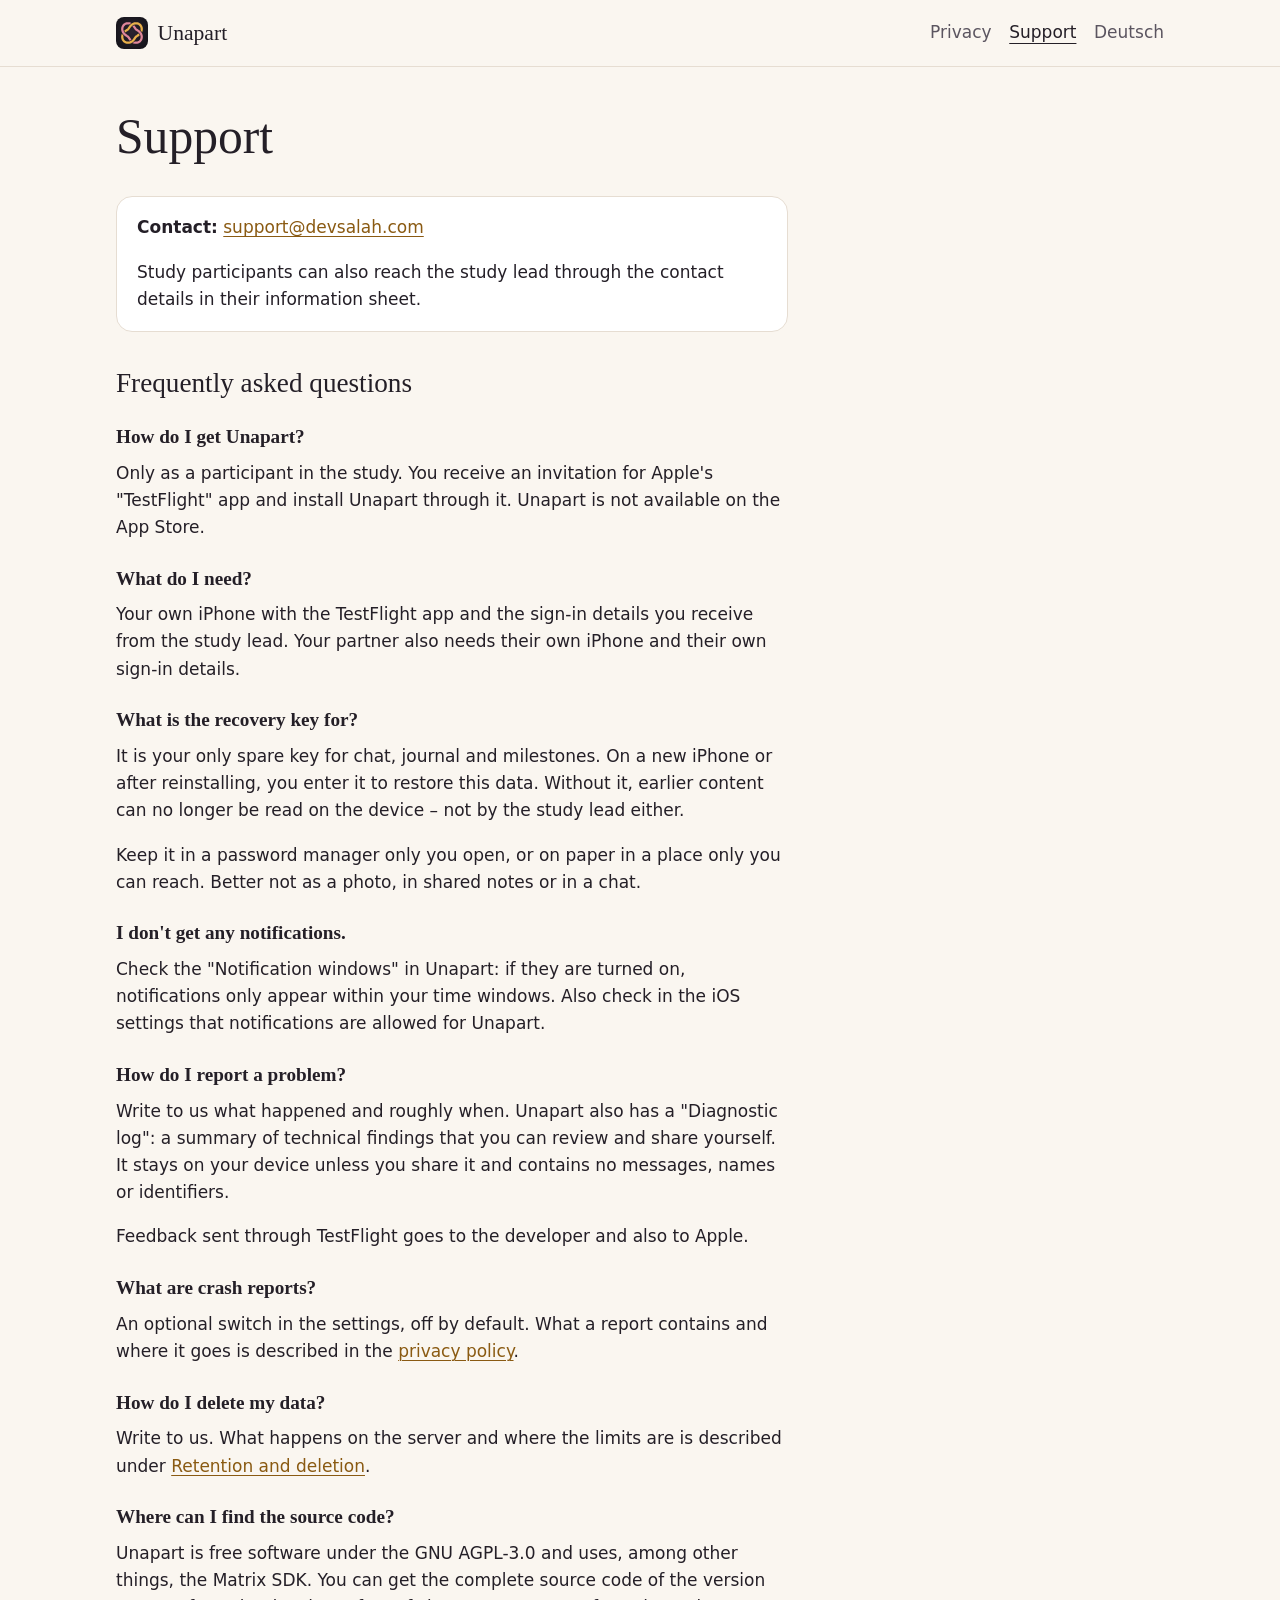
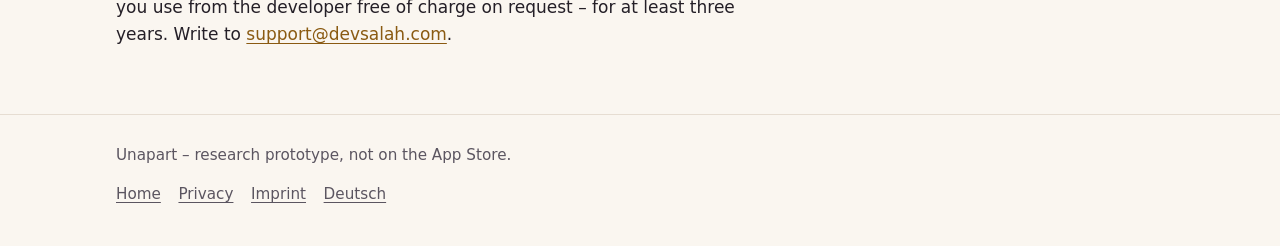
<file: en/support/index.html>
<!DOCTYPE html>
<html lang="en">
<head>
  <meta charset="utf-8">
  <meta name="viewport" content="width=device-width, initial-scale=1">
  <title>Support – Unapart</title>
  <meta name="description" content="Help with Unapart: access via TestFlight, recovery key, notifications, reporting a problem, source code and contact.">
  <meta name="theme-color" content="#FAF6F0" media="(prefers-color-scheme: light)">
  <meta name="theme-color" content="#14131A" media="(prefers-color-scheme: dark)">
  <link rel="canonical" href="https://unapart.devsalah.com/en/support/">
  <link rel="alternate" hreflang="de" href="https://unapart.devsalah.com/support/">
  <link rel="alternate" hreflang="en" href="https://unapart.devsalah.com/en/support/">
  <link rel="icon" href="/favicon.svg" type="image/svg+xml">
  <link rel="stylesheet" href="/style.css">
</head>
<body>
<a class="skip" href="#content">Skip to content</a>
<header class="site-head">
  <div class="wrap bar">
    <a class="brand" href="/en/"><img src="/bilder/symbol.svg" alt="" width="32" height="32">Unapart</a>
    <nav class="nav" aria-label="Main navigation">
      <ul>
        <li><a href="/en/privacy/">Privacy</a></li>
        <li><a href="/en/support/" aria-current="page">Support</a></li>
        <li><a href="/support/" lang="de" hreflang="de">Deutsch</a></li>
      </ul>
    </nav>
  </div>
</header>

<main id="content" class="page">
  <div class="wrap prose">
    <h1>Support</h1>

    <div class="box">
      <p><strong>Contact:</strong> <a href="mailto:support@devsalah.com">support@devsalah.com</a></p>
      <p>Study participants can also reach the study lead through the contact details in their information sheet.</p>
    </div>

    <h2>Frequently asked questions</h2>

    <h3>How do I get Unapart?</h3>
    <p>Only as a participant in the study. You receive an invitation for Apple's "TestFlight" app and install Unapart through it. Unapart is not available on the App Store.</p>

    <h3>What do I need?</h3>
    <p>Your own iPhone with the TestFlight app and the sign-in details you receive from the study lead. Your partner also needs their own iPhone and their own sign-in details.</p>

    <h3>What is the recovery key for?</h3>
    <p>It is your only spare key for chat, journal and milestones. On a new iPhone or after reinstalling, you enter it to restore this data. Without it, earlier content can no longer be read on the device – not by the study lead either.</p>
    <p>Keep it in a password manager only you open, or on paper in a place only you can reach. Better not as a photo, in shared notes or in a chat.</p>

    <h3>I don't get any notifications.</h3>
    <p>Check the "Notification windows" in Unapart: if they are turned on, notifications only appear within your time windows. Also check in the iOS settings that notifications are allowed for Unapart.</p>

    <h3>How do I report a problem?</h3>
    <p>Write to us what happened and roughly when. Unapart also has a "Diagnostic log": a summary of technical findings that you can review and share yourself. It stays on your device unless you share it and contains no messages, names or identifiers.</p>
    <p>Feedback sent through TestFlight goes to the developer and also to Apple.</p>

    <h3>What are crash reports?</h3>
    <p>An optional switch in the settings, off by default. What a report contains and where it goes is described in the <a href="/en/privacy/#crash">privacy policy</a>.</p>

    <h3>How do I delete my data?</h3>
    <p>Write to us. What happens on the server and where the limits are is described under <a href="/en/privacy/#retention">Retention and deletion</a>.</p>

    <h3 id="source">Where can I find the source code?</h3>
    <p>Unapart is free software under the <span class="nobr">GNU AGPL-3.0</span> and uses, among other things, the Matrix SDK. You can get the complete source code of the version you use from the developer free of charge on request – for at least three years. Write to <a href="mailto:support@devsalah.com">support@devsalah.com</a>.</p>
  </div>
</main>

<footer class="site-foot">
  <div class="wrap">
    <p>Unapart – research prototype, not on the App Store.</p>
    <ul>
      <li><a href="/en/">Home</a></li>
      <li><a href="/en/privacy/">Privacy</a></li>
      <li><a href="/en/imprint/">Imprint</a></li>
      <li><a href="/support/" lang="de" hreflang="de">Deutsch</a></li>
    </ul>
  </div>
</footer>
</body>
</html>
</file>
<file: style.css>
/* Unapart – statische Website. Farben aus dem App-Theme (twine/lib/app/theme/twine_colors.dart).
   Keine fremden Schriften: Systemschriften, Serifen für Überschriften wie Newsreader in der App. */

:root {
  color-scheme: light dark;
  --bg: #FAF6F0;          /* groundLight */
  --surface: #FFFFFF;     /* surfaceLight */
  --raised: #F3EDE4;      /* surfaceRaisedLight */
  --border: #E6DDD2;      /* borderLight */
  --text: #241F27;        /* textPrimaryLight */
  --text-2: #5B5560;      /* textSecondaryLight */
  --accent: #B7842B;      /* amberLight – nur Flächen und Linien, nicht für Fließtext */
  --rose: #C25E77;        /* roseLight – nur Flächen und Linien */
  --link: #8A5A12;        /* dunkleres Amber, 5,5:1 auf --bg */
  --on-accent: #14131A;   /* ground auf Amber */
  --focus: #8A5A12;
  --serif: ui-serif, "New York", "Iowan Old Style", Georgia, "Times New Roman", serif;
  --sans: system-ui, -apple-system, "Segoe UI", Roboto, "Helvetica Neue", Arial, sans-serif;
  --radius: 16px;
  --wrap: 68rem;
  --text-wrap: 42rem;
}

@media (prefers-color-scheme: dark) {
  :root {
    --bg: #14131A;        /* ground */
    --surface: #1E1C25;   /* surfaceDark */
    --raised: #26232F;    /* surfaceRaised */
    --border: #322E3B;    /* border */
    --text: #F5EEE6;      /* textPrimary */
    --text-2: #B9B1AC;    /* textSecondary */
    --accent: #E8B04B;    /* amber */
    --rose: #E0879B;      /* rose */
    --link: #E8B04B;
    --on-accent: #14131A;
    --focus: #E8B04B;
  }
}

*, *::before, *::after { box-sizing: border-box; }

html { -webkit-text-size-adjust: 100%; text-size-adjust: 100%; }

body {
  margin: 0;
  background: var(--bg);
  color: var(--text);
  font-family: var(--sans);
  font-size: 1.0625rem;
  line-height: 1.6;
}

img { max-width: 100%; height: auto; display: block; }

a { color: var(--link); text-decoration-thickness: 1px; text-underline-offset: 0.18em; }
a:hover { text-decoration-thickness: 2px; }

:focus-visible {
  outline: 3px solid var(--focus);
  outline-offset: 3px;
  border-radius: 4px;
}

h1, h2, h3 {
  font-family: var(--serif);
  font-weight: 500;
  line-height: 1.2;
  letter-spacing: 0;
  margin: 0 0 0.6em;
}
h1 { font-size: clamp(2rem, 7vw, 3.1rem); }
h2 { font-size: clamp(1.5rem, 4.6vw, 2rem); }
h3 { font-size: 1.2rem; font-weight: 600; }

p, ul, ol { margin: 0 0 1em; }

.wrap { width: 100%; max-width: var(--wrap); margin: 0 auto; padding: 0 1.25rem; }
.prose > * { max-width: var(--text-wrap); }
.nobr { white-space: nowrap; }

/* Sprunglink für Tastatur */
.skip {
  position: absolute; left: 1rem; top: -4rem;
  background: var(--surface); color: var(--text);
  padding: 0.6rem 1rem; border-radius: 10px; border: 1px solid var(--border);
  z-index: 10;
}
.skip:focus { top: 1rem; }

/* Kopfzeile */
.site-head { border-bottom: 1px solid var(--border); }
.bar {
  display: flex; flex-wrap: wrap; align-items: center; justify-content: space-between;
  gap: 0.5rem 1.5rem; padding-top: 0.85rem; padding-bottom: 0.85rem;
}
.brand {
  display: inline-flex; align-items: center; gap: 0.6rem;
  font-family: var(--serif); font-size: 1.35rem; color: var(--text); text-decoration: none;
}
.brand img { width: 32px; height: 32px; border-radius: 8px; }
.nav ul { list-style: none; margin: 0; padding: 0; display: flex; flex-wrap: wrap; gap: 0.25rem 1.1rem; }
.nav a { color: var(--text-2); text-decoration: none; padding: 0.35rem 0; display: inline-block; }
.nav a:hover, .nav a[aria-current="page"] { color: var(--text); text-decoration: underline; text-underline-offset: 0.3em; }

main { display: block; }
section { padding: 2.75rem 0; }
section + section { border-top: 1px solid var(--border); }

/* Startbereich */
.hero { padding: 2.5rem 0 2.75rem; }
.hero-grid { display: grid; gap: 2rem; align-items: center; }
.kicker {
  font-size: 0.9rem; color: var(--text-2); margin-bottom: 1rem;
  display: inline-flex; align-items: center; gap: 0.5rem;
}
.kicker::before { content: ""; width: 0.55rem; height: 0.55rem; border-radius: 50%; background: var(--rose); flex: none; }
.lead { font-size: 1.15rem; color: var(--text-2); max-width: 36rem; }
.hero-icon { width: 88px; height: 88px; border-radius: 20px; margin-bottom: 1.25rem; }
.threads { width: 100%; max-width: 13rem; height: auto; justify-self: start; }

.status {
  background: var(--surface); border: 1px solid var(--border); border-left: 4px solid var(--accent);
  border-radius: 12px; padding: 0.9rem 1.1rem; margin: 1.5rem 0; max-width: 36rem;
}
.status p { margin: 0; }

.actions { display: flex; flex-wrap: wrap; gap: 0.75rem; margin-top: 1.5rem; }
.btn {
  display: inline-block; padding: 0.75rem 1.2rem; border-radius: 12px; font-weight: 600;
  text-decoration: none; border: 1px solid var(--border); color: var(--text); background: var(--surface);
}
.btn:hover { background: var(--raised); }
.btn-primary { background: var(--accent); color: var(--on-accent); border-color: var(--accent); }
.btn-primary:hover { background: var(--accent); filter: brightness(1.06); }

/* Funktionskarten */
.cards { list-style: none; padding: 0; margin: 0; display: grid; gap: 1rem; }
.card {
  background: var(--surface); border: 1px solid var(--border); border-radius: var(--radius);
  padding: 1.2rem 1.25rem;
}
.card h3 { margin-bottom: 0.4em; }
.card p { margin: 0; color: var(--text-2); }

/* Liste "bewusst nicht" */
.nots { list-style: none; padding: 0; margin: 0 0 1.5rem; display: grid; gap: 0.75rem; }
.nots li { position: relative; padding-left: 1.6rem; }
.nots li::before {
  content: ""; position: absolute; left: 0.15rem; top: 0.72em; width: 0.8rem; height: 2px;
  background: var(--rose); border-radius: 2px;
}
.nots strong { font-weight: 600; }

/* Bildschirmfotos (Seitenverhältnis der Store-Bilder 1206 × 2622) */
.shots { list-style: none; padding: 0; margin: 1.25rem 0 0; display: grid; gap: 1rem;
  grid-template-columns: repeat(2, minmax(0, 1fr)); }
.shots img, .shot { width: 100%; aspect-ratio: 1206 / 2622; border-radius: 22px; }
.shot {
  display: flex; align-items: center; justify-content: center;
  border: 1.5px dashed color-mix(in srgb, var(--text-2) 35%, transparent);
  background: linear-gradient(160deg, var(--raised), var(--surface));
  color: var(--text-2); font-family: var(--serif); font-size: 1.6rem;
}
.note { color: var(--text-2); }

/* Textseiten */
.page { padding: 2.5rem 0 3rem; }
.page h2 { margin-top: 2.2rem; font-size: clamp(1.35rem, 4.2vw, 1.7rem); }
.page h3 { margin-top: 1.6rem; }
.page li { margin-bottom: 0.45em; }
.page ul, .page ol { padding-left: 1.25rem; }
.updated { color: var(--text-2); font-size: 0.95rem; }
.box {
  background: var(--surface); border: 1px solid var(--border); border-radius: var(--radius);
  padding: 1.1rem 1.25rem; margin: 1.5rem 0;
}
.box > :last-child { margin-bottom: 0; }
.limit { border-left: 4px solid var(--rose); }
address { font-style: normal; margin: 0 0 1em; }
.toc { padding-left: 1.2rem; }
dl.facts { display: grid; grid-template-columns: max-content 1fr; gap: 0.35rem 1rem; margin: 0; }
dl.facts dt { color: var(--text-2); }
dl.facts dd { margin: 0; }

/* Fußzeile */
.site-foot { border-top: 1px solid var(--border); padding: 1.75rem 0 2.5rem; color: var(--text-2); font-size: 0.95rem; }
.site-foot ul { list-style: none; margin: 0.5rem 0 0; padding: 0; display: flex; flex-wrap: wrap; gap: 0.25rem 1.1rem; }
.site-foot a { color: var(--text-2); }
.site-foot a:hover { color: var(--text); }

@media (min-width: 40rem) {
  .cards { grid-template-columns: repeat(2, minmax(0, 1fr)); }
  .shots { grid-template-columns: repeat(3, minmax(0, 1fr)); }
}

@media (min-width: 60rem) {
  .hero { padding: 4rem 0; }
  .hero-grid { grid-template-columns: 1.35fr 1fr; }
  .threads { max-width: 22rem; justify-self: center; }
  .cards { grid-template-columns: repeat(3, minmax(0, 1fr)); }
  .shots { grid-template-columns: repeat(5, minmax(0, 1fr)); }
}

@media (prefers-reduced-motion: no-preference) {
  .btn, .nav a { transition: background-color 0.15s ease, color 0.15s ease; }
}
</file>
